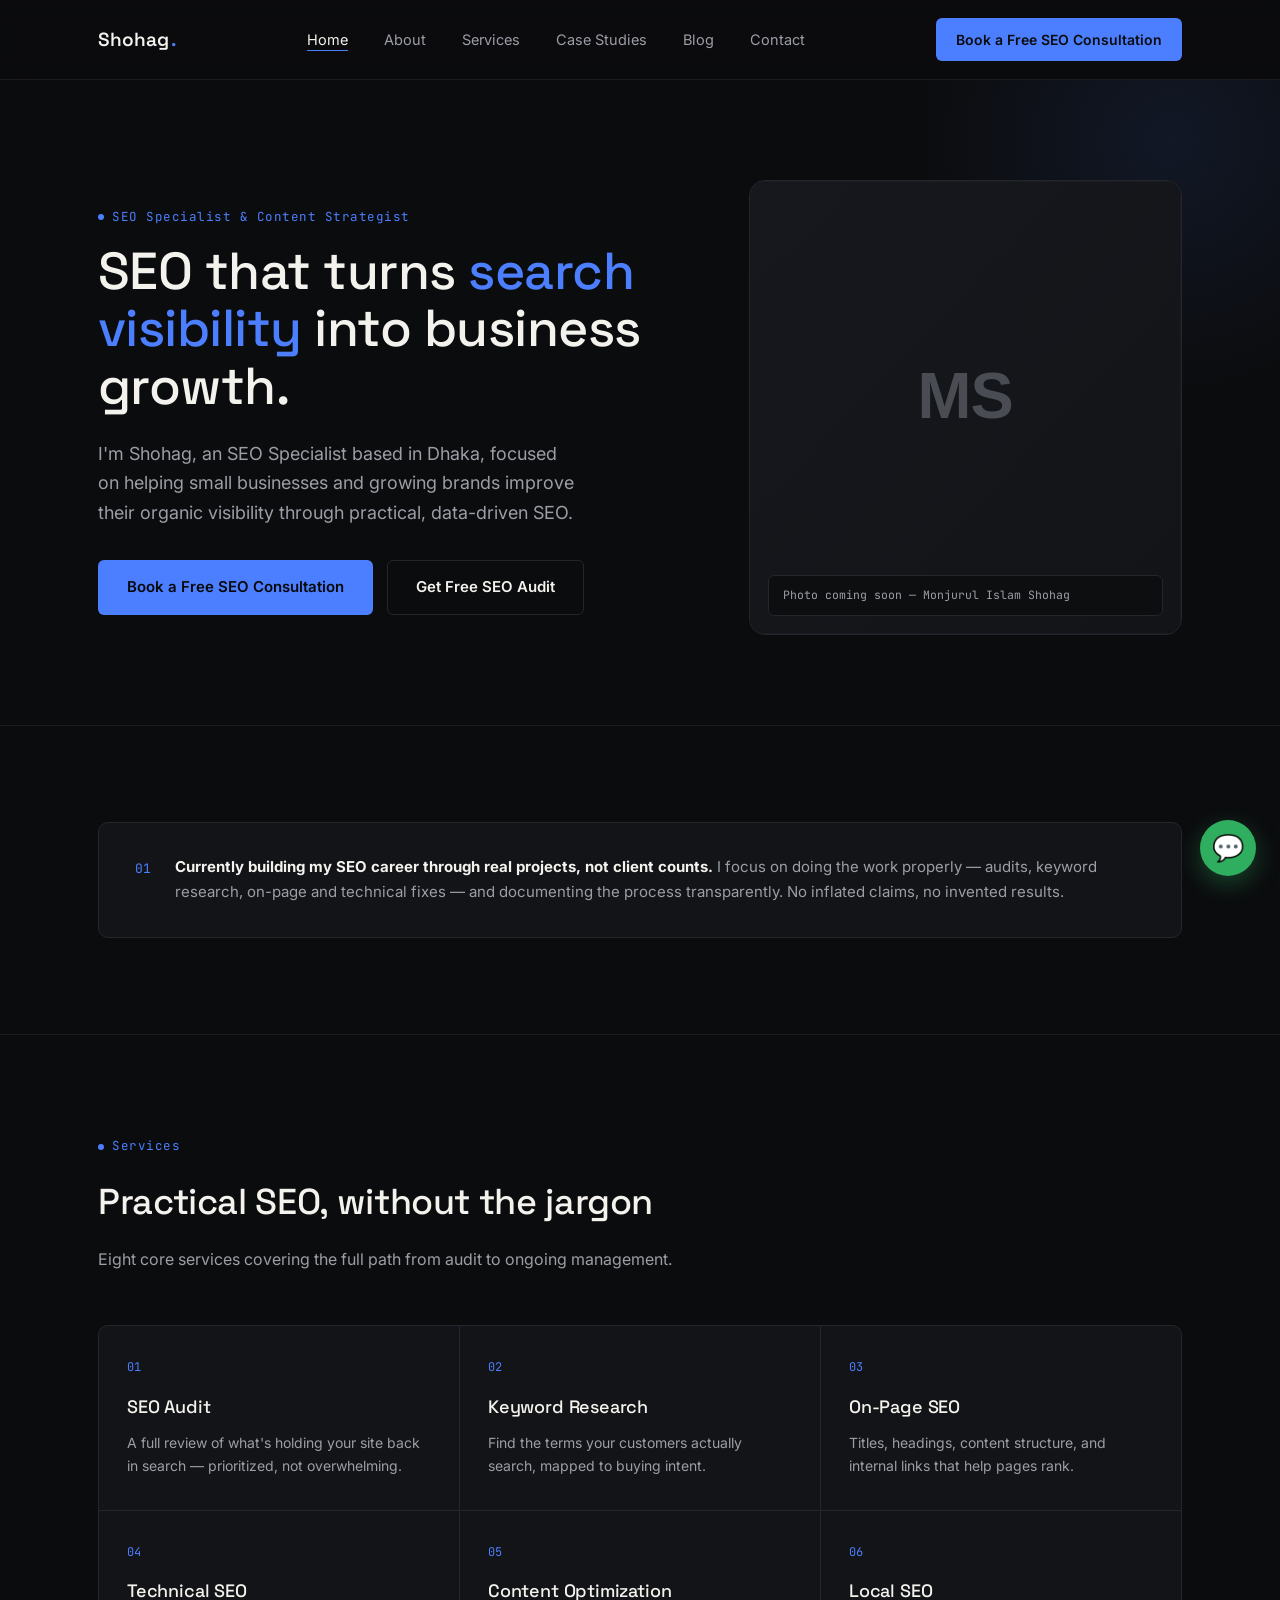
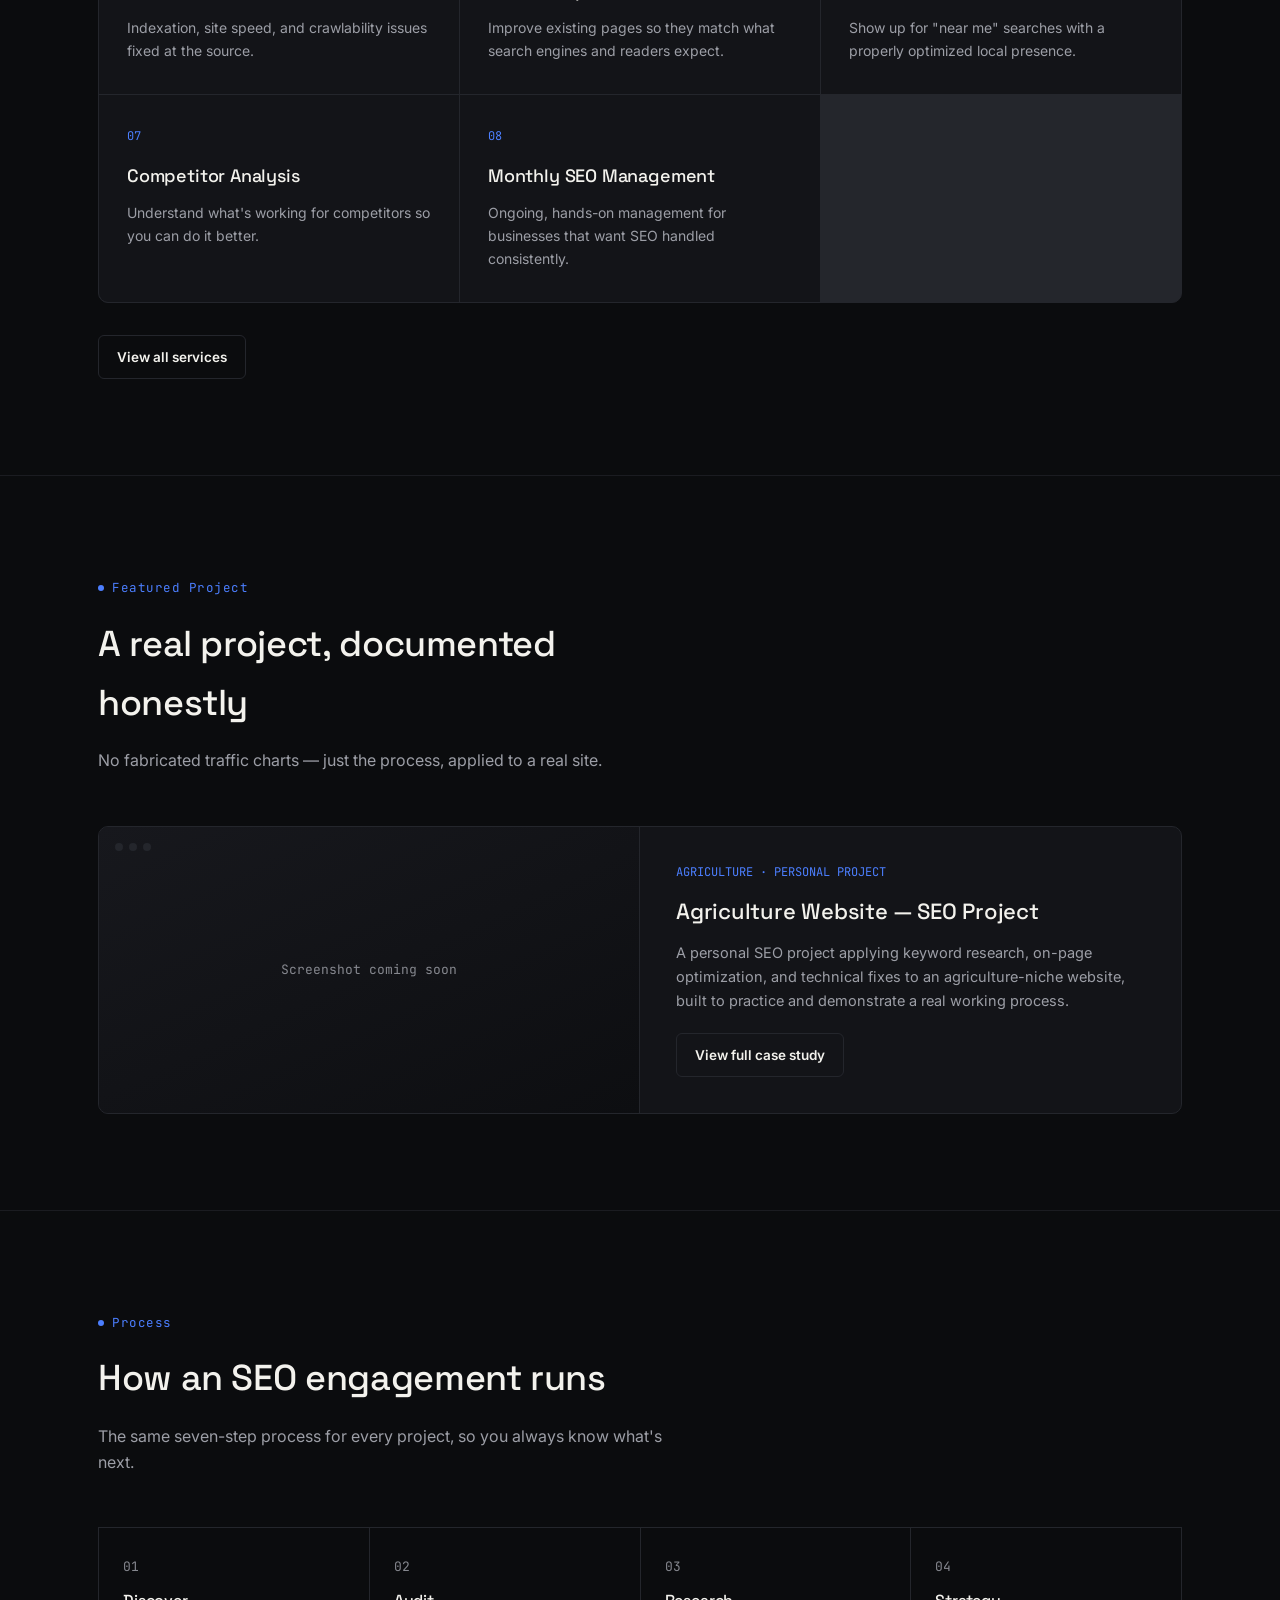
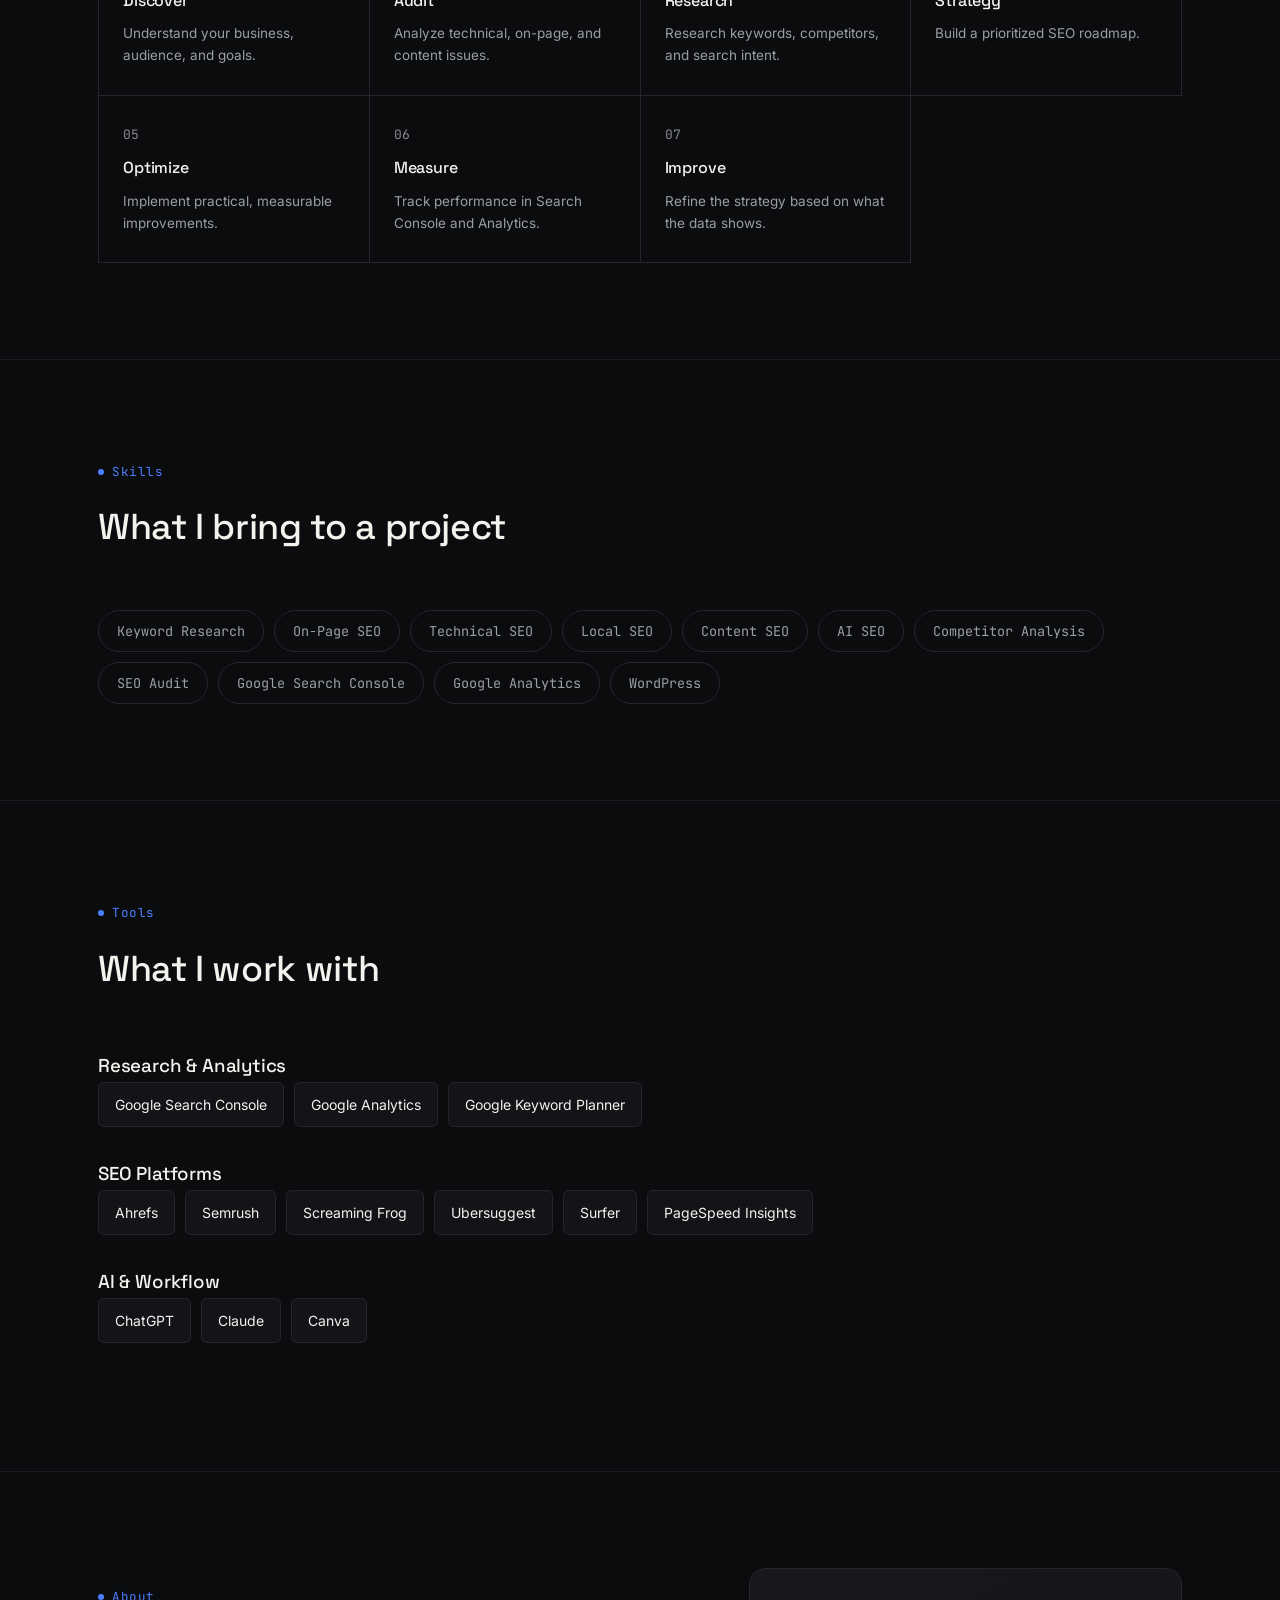
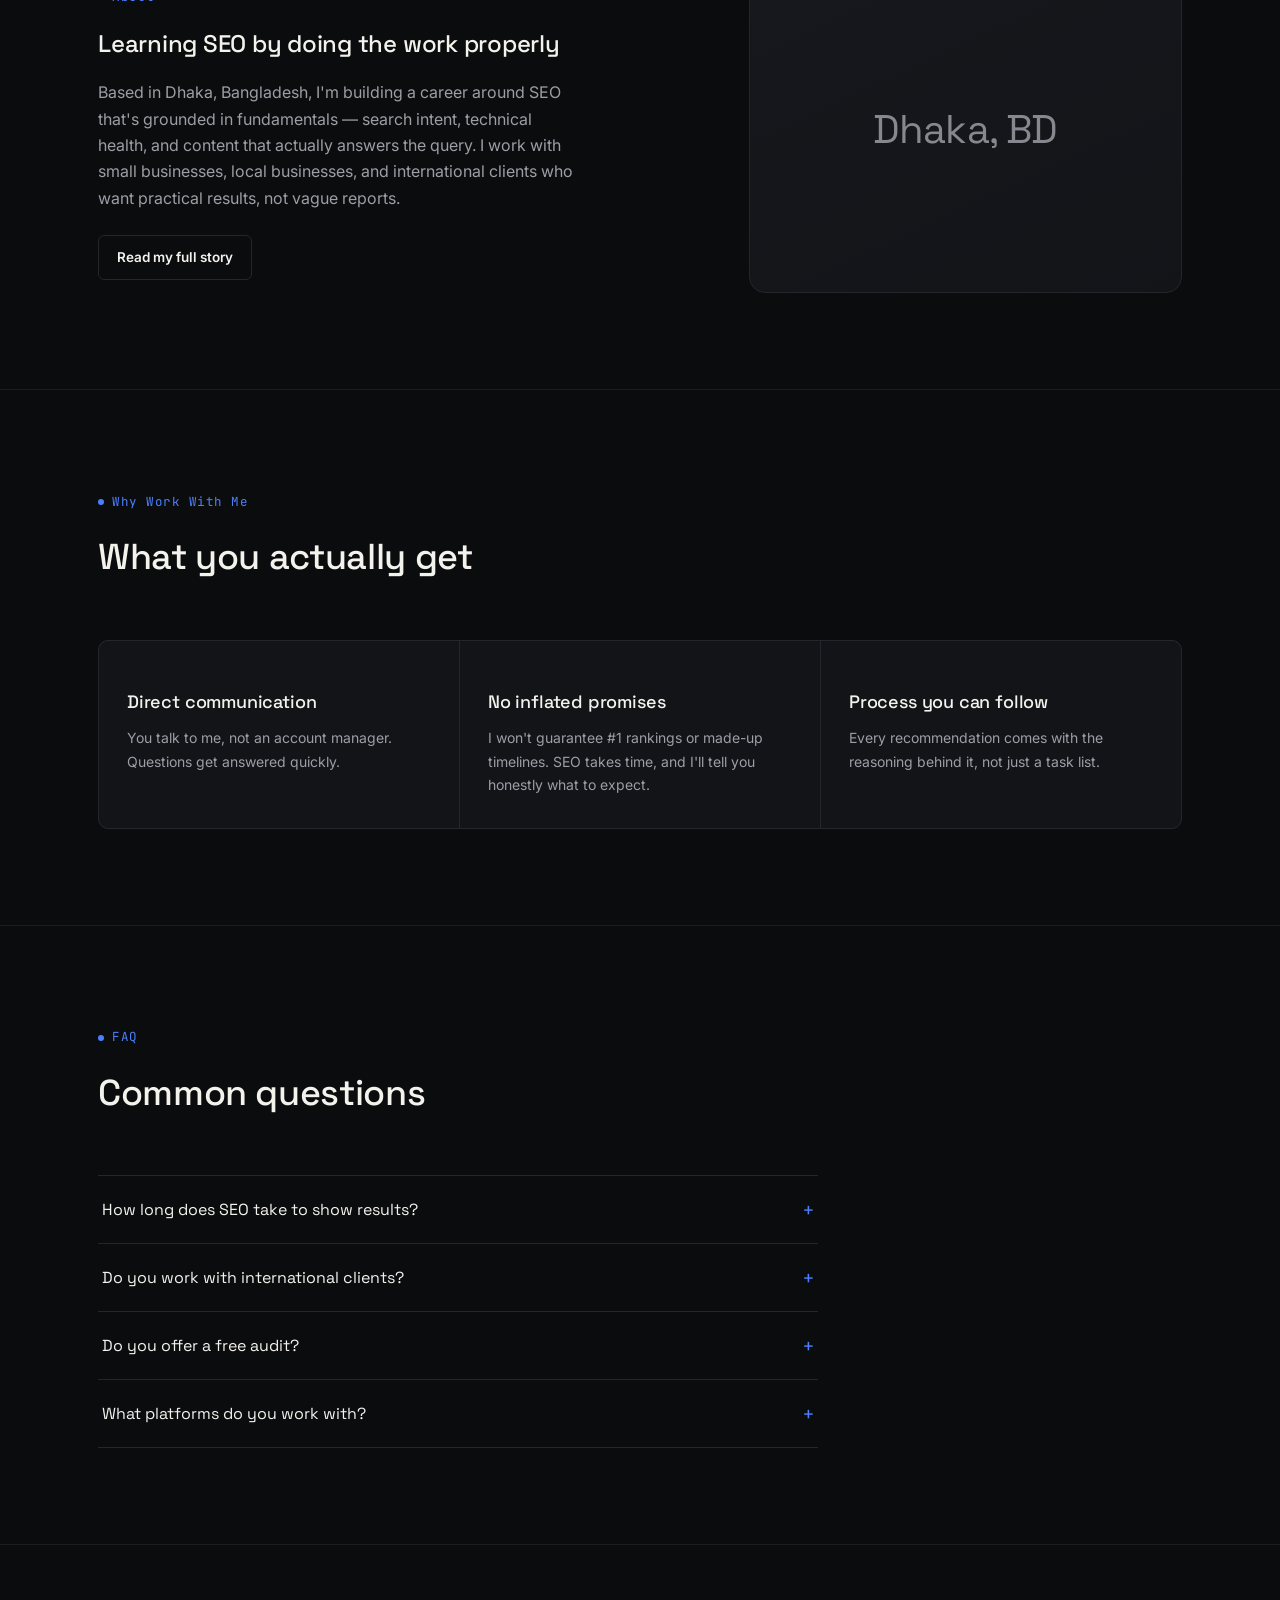
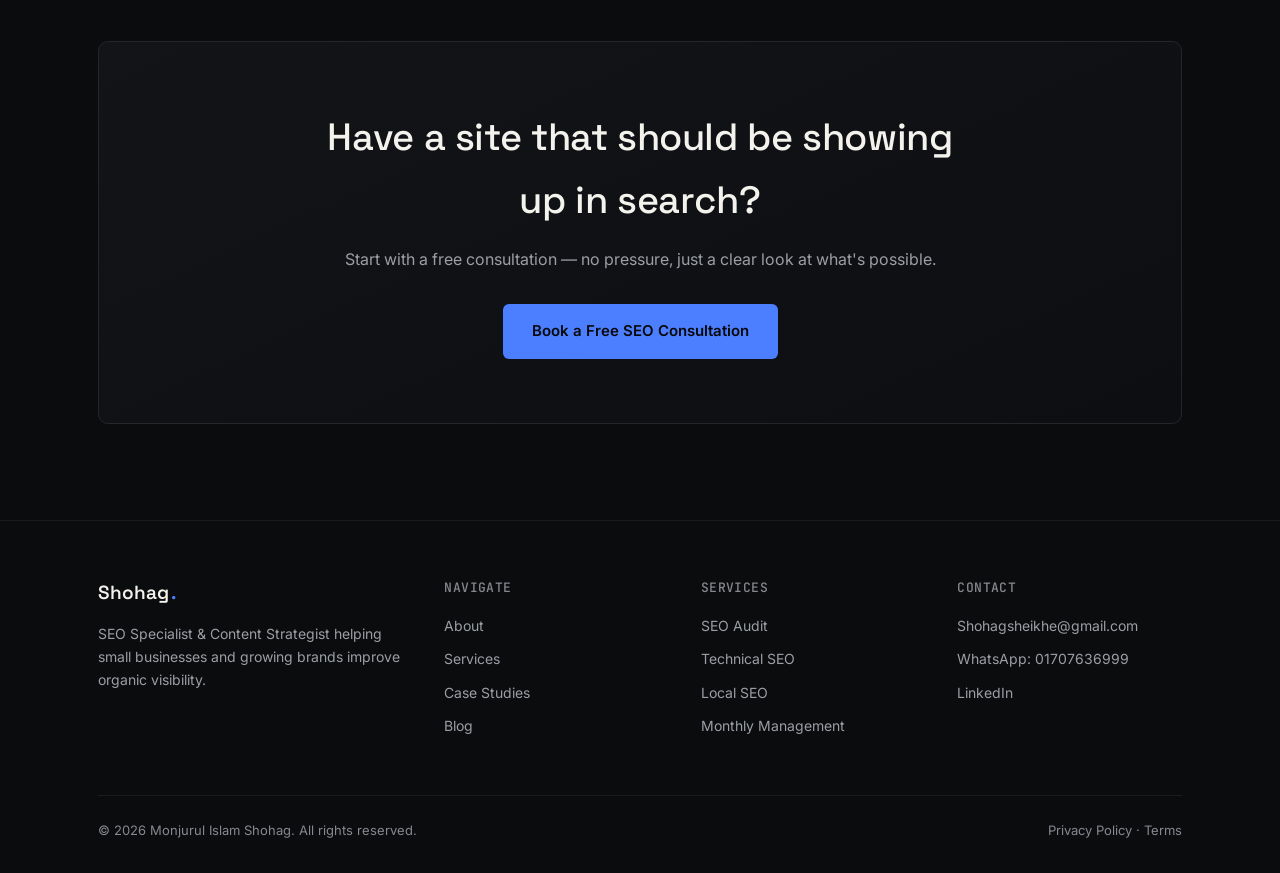
<file: index.html>
<!DOCTYPE html>
<html lang="en">
<head>
<meta charset="UTF-8">
<meta name="viewport" content="width=device-width, initial-scale=1.0">
<title>Shohag | SEO Specialist &amp; Content Strategist — Dhaka, Bangladesh</title>
<meta name="description" content="Shohag is an SEO Specialist helping small businesses and growing brands improve organic visibility through practical, data-driven SEO.">
<link rel="canonical" href="https://example.com/">
<link rel="icon" href="assets/favicon.svg" type="image/svg+xml">
<link rel="icon" href="assets/favicon-32.png" sizes="32x32" type="image/png">
<meta name="theme-color" content="#0B0C0E">
<meta name="robots" content="index, follow">
<meta property="og:url" content="https://example.com/">
<meta property="og:site_name" content="Shohag | SEO Specialist">
<meta property="og:image" content="https://example.com/assets/og-image.png">
<meta property="og:image:width" content="1200">
<meta property="og:image:height" content="630">
<meta name="twitter:image" content="https://example.com/assets/og-image.png">
<link rel="apple-touch-icon" href="assets/apple-touch-icon.png">
<meta property="og:title" content="Shohag | SEO Specialist">
<meta property="og:description" content="SEO that turns search visibility into business growth.">
<meta property="og:type" content="website">
<meta name="twitter:card" content="summary_large_image">
<meta name="twitter:title" content="Shohag | SEO Specialist &amp; Content Strategist — Dhaka, Bangladesh">
<meta name="twitter:description" content="Shohag is an SEO Specialist helping small businesses and growing brands improve organic visibility through practical, data-driven SEO.">
<link rel="preconnect" href="https://fonts.googleapis.com">
<link rel="preconnect" href="https://fonts.gstatic.com" crossorigin>
<link href="https://fonts.googleapis.com/css2?family=Space+Grotesk:wght@500;600;700&family=Inter:wght@400;500;600&family=JetBrains+Mono:wght@400;500&display=swap" rel="stylesheet">
<link rel="stylesheet" href="css/styles.css">
<script type="application/ld+json">
{
  "@context": "https://schema.org",
  "@type": "Person",
  "name": "Monjurul Islam Shohag",
  "alternateName": "Shohag",
  "jobTitle": "SEO Specialist & Content Strategist",
  "url": "https://example.com/",
  "email": "mailto:Shohagsheikhe@gmail.com",
  "sameAs": ["https://www.linkedin.com/in/shohag-sheikhe-5953952b8/"],
  "address": {"@type":"PostalAddress","addressLocality":"Dhaka","addressCountry":"BD"}
}
</script>
<script type="application/ld+json">
{
  "@context": "https://schema.org",
  "@type": "ProfessionalService",
  "name": "Shohag | SEO Specialist",
  "founder": "Monjurul Islam Shohag",
  "areaServed": ["Bangladesh", "United States", "United Kingdom"],
  "priceRange": "Contact for pricing",
  "address": {"@type":"PostalAddress","addressLocality":"Dhaka","addressCountry":"BD"},
  "email": "Shohagsheikhe@gmail.com",
  "url": "https://example.com/",
  "makesOffer": [
    {"@type":"Offer","itemOffered":{"@type":"Service","name":"SEO Audit"}},
    {"@type":"Offer","itemOffered":{"@type":"Service","name":"Keyword Research"}},
    {"@type":"Offer","itemOffered":{"@type":"Service","name":"Technical SEO"}},
    {"@type":"Offer","itemOffered":{"@type":"Service","name":"Local SEO"}},
    {"@type":"Offer","itemOffered":{"@type":"Service","name":"Monthly SEO Management"}}
  ]
}
</script>
<script type="application/ld+json">
{
  "@context": "https://schema.org",
  "@type": "WebSite",
  "name": "Shohag | SEO Specialist",
  "url": "https://example.com/"
}
</script>
</head>
<body>
<a href="#main" class="skip-link">Skip to main content</a>

<header class="site-header">
  <nav class="site-nav">
    <a href="index.html" class="brand">Shohag<span>.</span></a>
    <ul class="nav-links" id="primary-nav">
      <li><a href="index.html" class="active">Home</a></li>
      <li><a href="about.html">About</a></li>
      <li><a href="services.html">Services</a></li>
      <li><a href="case-studies.html">Case Studies</a></li>
      <li><a href="blog.html">Blog</a></li>
      <li><a href="contact.html">Contact</a></li>
    </ul>
    <a href="contact.html" class="nav-cta nav-cta-persistent">Book a Free SEO Consultation</a>
    <button class="nav-toggle" aria-label="Toggle menu" aria-expanded="false" aria-controls="primary-nav">☰</button>
  </nav>
</header>

<main id="main">

<!-- HERO -->
<section class="hero">
  <div class="wrap hero-grid">
    <div>
      <div class="eyebrow">SEO Specialist &amp; Content Strategist</div>
      <h1>SEO that turns <em>search visibility</em> into business growth.</h1>
      <p class="lead">I'm Shohag, an SEO Specialist based in Dhaka, focused on helping small businesses and growing brands improve their organic visibility through practical, data-driven SEO.</p>
      <div class="cta-row">
        <a href="contact.html" class="btn btn-primary">Book a Free SEO Consultation</a>
        <a href="contact.html#audit" class="btn btn-ghost">Get Free SEO Audit</a>
      </div>
    </div>
    <div class="portrait-frame">
      <img src="assets/profile-placeholder.svg" alt="Placeholder for Monjurul Islam Shohag's profile photo — real photo to be added" width="800" height="840" style="width:100%;height:100%;object-fit:cover;position:absolute;inset:0;" decoding="async">
      <div class="tag">Photo coming soon — Monjurul Islam Shohag</div>
    </div>
  </div>
</section>

<!-- TRUST / HONEST INTRO -->
<section class="section">
  <div class="wrap reveal">
    <div class="trust-band">
      <div class="icon">01</div>
      <p><strong>Currently building my SEO career through real projects, not client counts.</strong> I focus on doing the work properly — audits, keyword research, on-page and technical fixes — and documenting the process transparently. No inflated claims, no invented results.</p>
    </div>
  </div>
</section>

<!-- SERVICES -->
<section class="section">
  <div class="wrap">
    <div class="section-head reveal">
      <div class="eyebrow">Services</div>
      <h2>Practical SEO, without the jargon</h2>
      <p>Eight core services covering the full path from audit to ongoing management.</p>
    </div>
    <div class="services-grid reveal">
      <div class="service-card"><div class="num">01</div><h3>SEO Audit</h3><p>A full review of what's holding your site back in search — prioritized, not overwhelming.</p></div>
      <div class="service-card"><div class="num">02</div><h3>Keyword Research</h3><p>Find the terms your customers actually search, mapped to buying intent.</p></div>
      <div class="service-card"><div class="num">03</div><h3>On-Page SEO</h3><p>Titles, headings, content structure, and internal links that help pages rank.</p></div>
      <div class="service-card"><div class="num">04</div><h3>Technical SEO</h3><p>Indexation, site speed, and crawlability issues fixed at the source.</p></div>
      <div class="service-card"><div class="num">05</div><h3>Content Optimization</h3><p>Improve existing pages so they match what search engines and readers expect.</p></div>
      <div class="service-card"><div class="num">06</div><h3>Local SEO</h3><p>Show up for "near me" searches with a properly optimized local presence.</p></div>
      <div class="service-card"><div class="num">07</div><h3>Competitor Analysis</h3><p>Understand what's working for competitors so you can do it better.</p></div>
      <div class="service-card"><div class="num">08</div><h3>Monthly SEO Management</h3><p>Ongoing, hands-on management for businesses that want SEO handled consistently.</p></div>
    </div>
    <div style="margin-top:32px;"><a href="services.html" class="btn btn-ghost btn-sm">View all services</a></div>
  </div>
</section>

<!-- FEATURED CASE STUDY -->
<section class="section">
  <div class="wrap">
    <div class="section-head reveal">
      <div class="eyebrow">Featured Project</div>
      <h2>A real project, documented honestly</h2>
      <p>No fabricated traffic charts — just the process, applied to a real site.</p>
    </div>
    <div class="case-card reveal">
      <div class="preview">
        <div class="browser-dots"><span></span><span></span><span></span></div>
        <div class="preview-label">Screenshot coming soon</div>
      </div>
      <div class="content">
        <div class="meta">AGRICULTURE · PERSONAL PROJECT</div>
        <h3>Agriculture Website — SEO Project</h3>
        <p>A personal SEO project applying keyword research, on-page optimization, and technical fixes to an agriculture-niche website, built to practice and demonstrate a real working process.</p>
        <div style="margin-top:20px;"><a href="case-study-agriculture.html" class="btn btn-ghost btn-sm">View full case study</a></div>
      </div>
    </div>
  </div>
</section>

<!-- PROCESS -->
<section class="section">
  <div class="wrap">
    <div class="section-head reveal">
      <div class="eyebrow">Process</div>
      <h2>How an SEO engagement runs</h2>
      <p>The same seven-step process for every project, so you always know what's next.</p>
    </div>
    <div class="process-grid reveal">
      <div class="process-cell"><div class="step-num">01</div><h3>Discover</h3><p>Understand your business, audience, and goals.</p></div>
      <div class="process-cell"><div class="step-num">02</div><h3>Audit</h3><p>Analyze technical, on-page, and content issues.</p></div>
      <div class="process-cell"><div class="step-num">03</div><h3>Research</h3><p>Research keywords, competitors, and search intent.</p></div>
      <div class="process-cell"><div class="step-num">04</div><h3>Strategy</h3><p>Build a prioritized SEO roadmap.</p></div>
      <div class="process-cell"><div class="step-num">05</div><h3>Optimize</h3><p>Implement practical, measurable improvements.</p></div>
      <div class="process-cell"><div class="step-num">06</div><h3>Measure</h3><p>Track performance in Search Console and Analytics.</p></div>
      <div class="process-cell"><div class="step-num">07</div><h3>Improve</h3><p>Refine the strategy based on what the data shows.</p></div>
    </div>
  </div>
</section>

<!-- SKILLS -->
<section class="section">
  <div class="wrap">
    <div class="section-head reveal">
      <div class="eyebrow">Skills</div>
      <h2>What I bring to a project</h2>
    </div>
    <div class="skills-wrap reveal">
      <span class="pill">Keyword Research</span>
      <span class="pill">On-Page SEO</span>
      <span class="pill">Technical SEO</span>
      <span class="pill">Local SEO</span>
      <span class="pill">Content SEO</span>
      <span class="pill">AI SEO</span>
      <span class="pill">Competitor Analysis</span>
      <span class="pill">SEO Audit</span>
      <span class="pill">Google Search Console</span>
      <span class="pill">Google Analytics</span>
      <span class="pill">WordPress</span>
    </div>
  </div>
</section>

<!-- TOOLS -->
<section class="section">
  <div class="wrap">
    <div class="section-head reveal">
      <div class="eyebrow">Tools</div>
      <h2>What I work with</h2>
    </div>
    <div class="reveal">
      <div class="tools-cat">
        <h3>Research &amp; Analytics</h3>
        <div class="tools-row">
          <span class="tool-chip">Google Search Console</span>
          <span class="tool-chip">Google Analytics</span>
          <span class="tool-chip">Google Keyword Planner</span>
        </div>
      </div>
      <div class="tools-cat">
        <h3>SEO Platforms</h3>
        <div class="tools-row">
          <span class="tool-chip">Ahrefs</span>
          <span class="tool-chip">Semrush</span>
          <span class="tool-chip">Screaming Frog</span>
          <span class="tool-chip">Ubersuggest</span>
          <span class="tool-chip">Surfer</span>
          <span class="tool-chip">PageSpeed Insights</span>
        </div>
      </div>
      <div class="tools-cat">
        <h3>AI &amp; Workflow</h3>
        <div class="tools-row">
          <span class="tool-chip">ChatGPT</span>
          <span class="tool-chip">Claude</span>
          <span class="tool-chip">Canva</span>
        </div>
      </div>
    </div>
  </div>
</section>

<!-- ABOUT TEASER -->
<section class="section">
  <div class="wrap hero-grid" style="align-items:center;">
    <div class="reveal">
      <div class="eyebrow">About</div>
      <h2>Learning SEO by doing the work properly</h2>
      <p style="color:var(--text-muted);margin-top:16px;max-width:480px;">Based in Dhaka, Bangladesh, I'm building a career around SEO that's grounded in fundamentals — search intent, technical health, and content that actually answers the query. I work with small businesses, local businesses, and international clients who want practical results, not vague reports.</p>
      <div style="margin-top:24px;"><a href="about.html" class="btn btn-ghost btn-sm">Read my full story</a></div>
    </div>
    <div class="portrait-frame reveal" style="aspect-ratio:4/3;">
      <span class="initials" style="font-size:40px;">Dhaka, BD</span>
    </div>
  </div>
</section>

<!-- WHY WORK WITH ME -->
<section class="section">
  <div class="wrap">
    <div class="section-head reveal">
      <div class="eyebrow">Why Work With Me</div>
      <h2>What you actually get</h2>
    </div>
    <div class="services-grid reveal">
      <div class="service-card"><h3>Direct communication</h3><p>You talk to me, not an account manager. Questions get answered quickly.</p></div>
      <div class="service-card"><h3>No inflated promises</h3><p>I won't guarantee #1 rankings or made-up timelines. SEO takes time, and I'll tell you honestly what to expect.</p></div>
      <div class="service-card"><h3>Process you can follow</h3><p>Every recommendation comes with the reasoning behind it, not just a task list.</p></div>
    </div>
  </div>
</section>

<!-- FAQ -->
<section class="section">
  <div class="wrap">
    <div class="section-head reveal">
      <div class="eyebrow">FAQ</div>
      <h2>Common questions</h2>
    </div>
    <div class="reveal" style="max-width:720px;">
      <div class="faq-item">
        <button class="faq-q">How long does SEO take to show results? <span class="plus">+</span></button>
        <div class="faq-a"><p>It depends on your site's current state, competition, and niche — but meaningful movement typically takes a few months, not weeks. I'll give you a realistic estimate after the initial audit, not a generic number.</p></div>
      </div>
      <div class="faq-item">
        <button class="faq-q">Do you work with international clients? <span class="plus">+</span></button>
        <div class="faq-a"><p>Yes. I work with businesses in Bangladesh as well as the US, UK, and elsewhere. All communication and reporting is in English, over email, WhatsApp, or a scheduled call.</p></div>
      </div>
      <div class="faq-item">
        <button class="faq-q">Do you offer a free audit? <span class="plus">+</span></button>
        <div class="faq-a"><p>Yes — a free SEO audit gives you a clear view of your site's current issues and opportunities, with no obligation to continue.</p></div>
      </div>
      <div class="faq-item">
        <button class="faq-q">What platforms do you work with? <span class="plus">+</span></button>
        <div class="faq-a"><p>Most of my work is on WordPress, but the fundamentals of SEO — research, on-page structure, technical health — apply across platforms.</p></div>
      </div>
    </div>
  </div>
</section>

<!-- FINAL CTA -->
<section class="section">
  <div class="wrap reveal">
    <div class="final-cta">
      <h2>Have a site that should be showing up in search?</h2>
      <p>Start with a free consultation — no pressure, just a clear look at what's possible.</p>
      <div class="cta-row">
        <a href="contact.html" class="btn btn-primary">Book a Free SEO Consultation</a>
      </div>
    </div>
  </div>
</section>

</main>

<footer class="site-footer">
  <div class="wrap">
    <div class="footer-grid">
      <div>
        <div class="brand" style="margin-bottom:14px;">Shohag<span>.</span></div>
        <p>SEO Specialist &amp; Content Strategist helping small businesses and growing brands improve organic visibility.</p>
      </div>
      <div>
        <h4>Navigate</h4>
        <a href="about.html">About</a>
        <a href="services.html">Services</a>
        <a href="case-studies.html">Case Studies</a>
        <a href="blog.html">Blog</a>
      </div>
      <div>
        <h4>Services</h4>
        <a href="services.html#seo-audit">SEO Audit</a>
        <a href="services.html#technical-seo">Technical SEO</a>
        <a href="services.html#local-seo">Local SEO</a>
        <a href="services.html#monthly-seo-management">Monthly Management</a>
      </div>
      <div>
        <h4>Contact</h4>
        <a href="mailto:Shohagsheikhe@gmail.com">Shohagsheikhe@gmail.com</a>
        <a href="https://wa.me/8801707636999">WhatsApp: 01707636999</a>
        <a href="https://www.linkedin.com/in/shohag-sheikhe-5953952b8/" target="_blank" rel="noopener">LinkedIn</a>
      </div>
    </div>
    <div class="footer-bottom">
      <span>© 2026 Monjurul Islam Shohag. All rights reserved.</span>
      <span><a href="#">Privacy Policy</a> · <a href="#">Terms</a></span>
    </div>
  </div>
</footer>

<a href="https://wa.me/8801707636999" class="whatsapp-float" aria-label="WhatsApp Me" target="_blank" rel="noopener">💬</a>

<script src="js/main.js"></script>
</body>
</html>
</file>
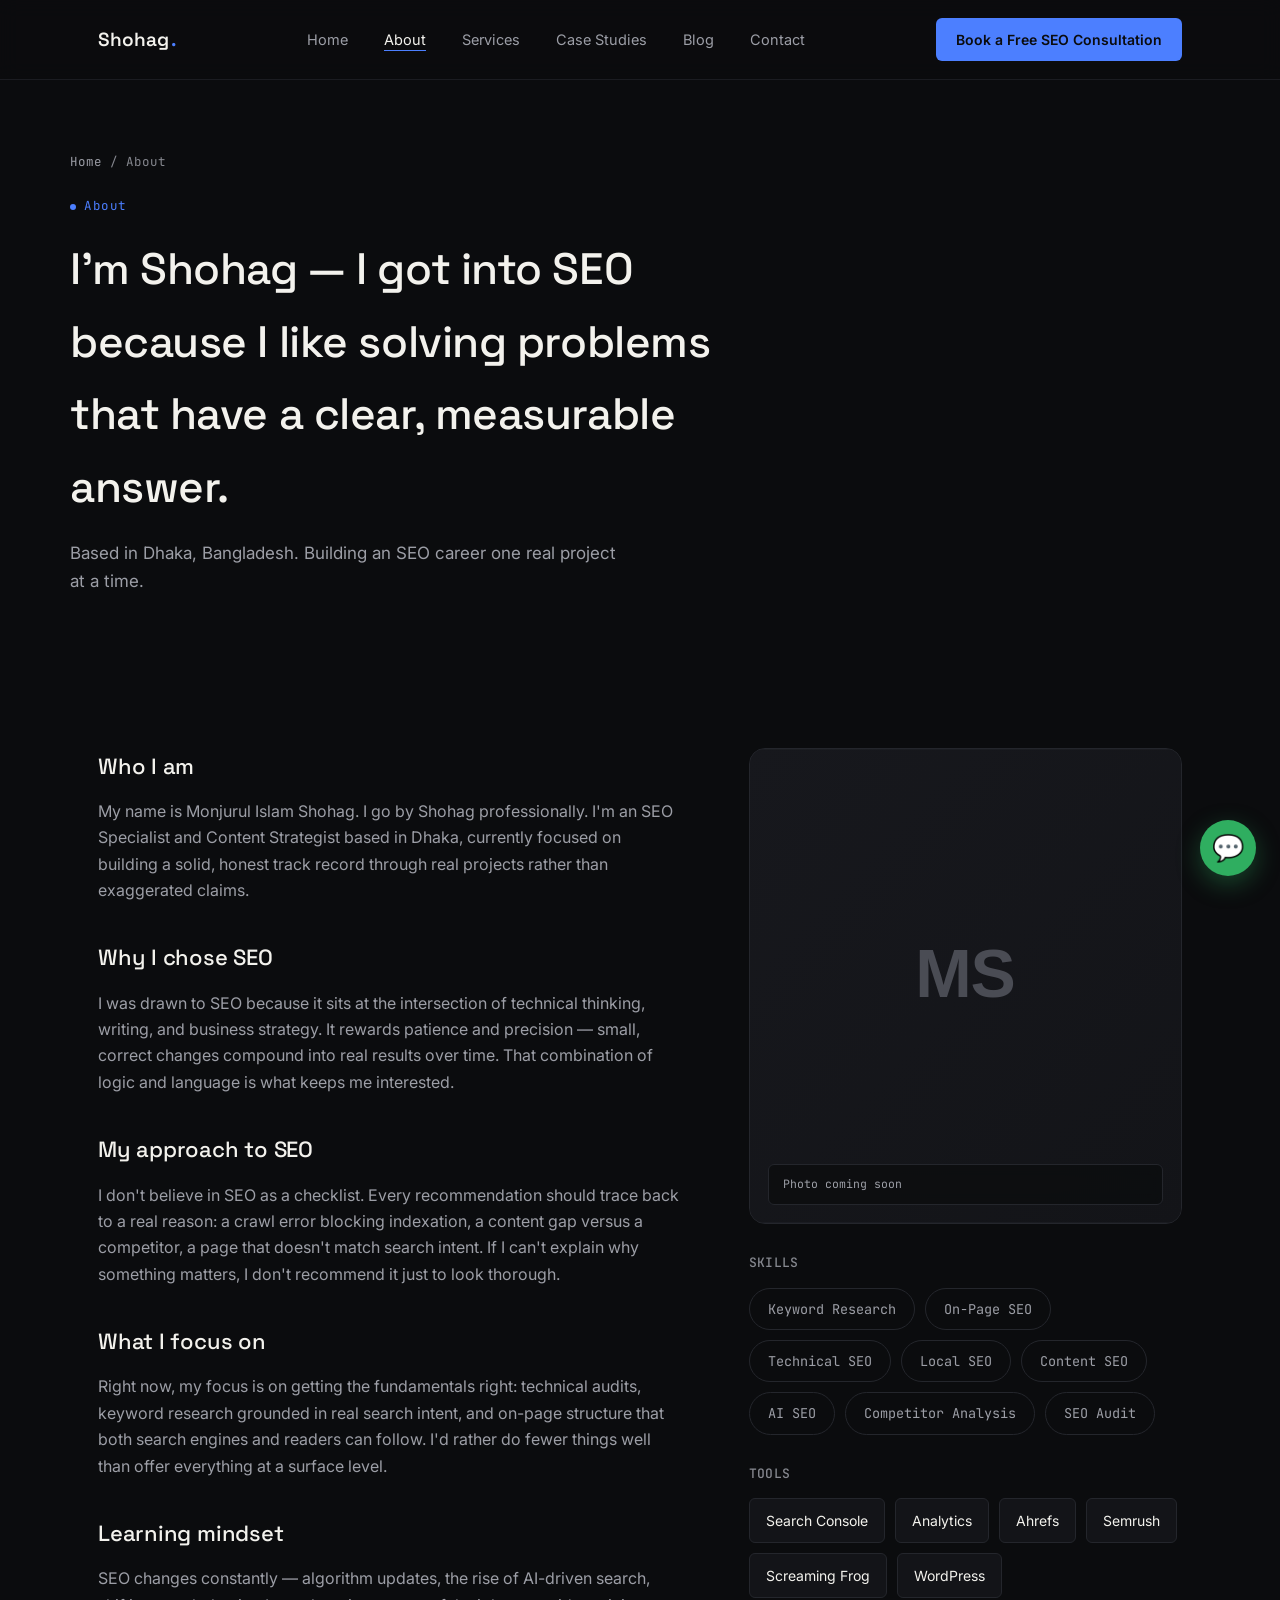
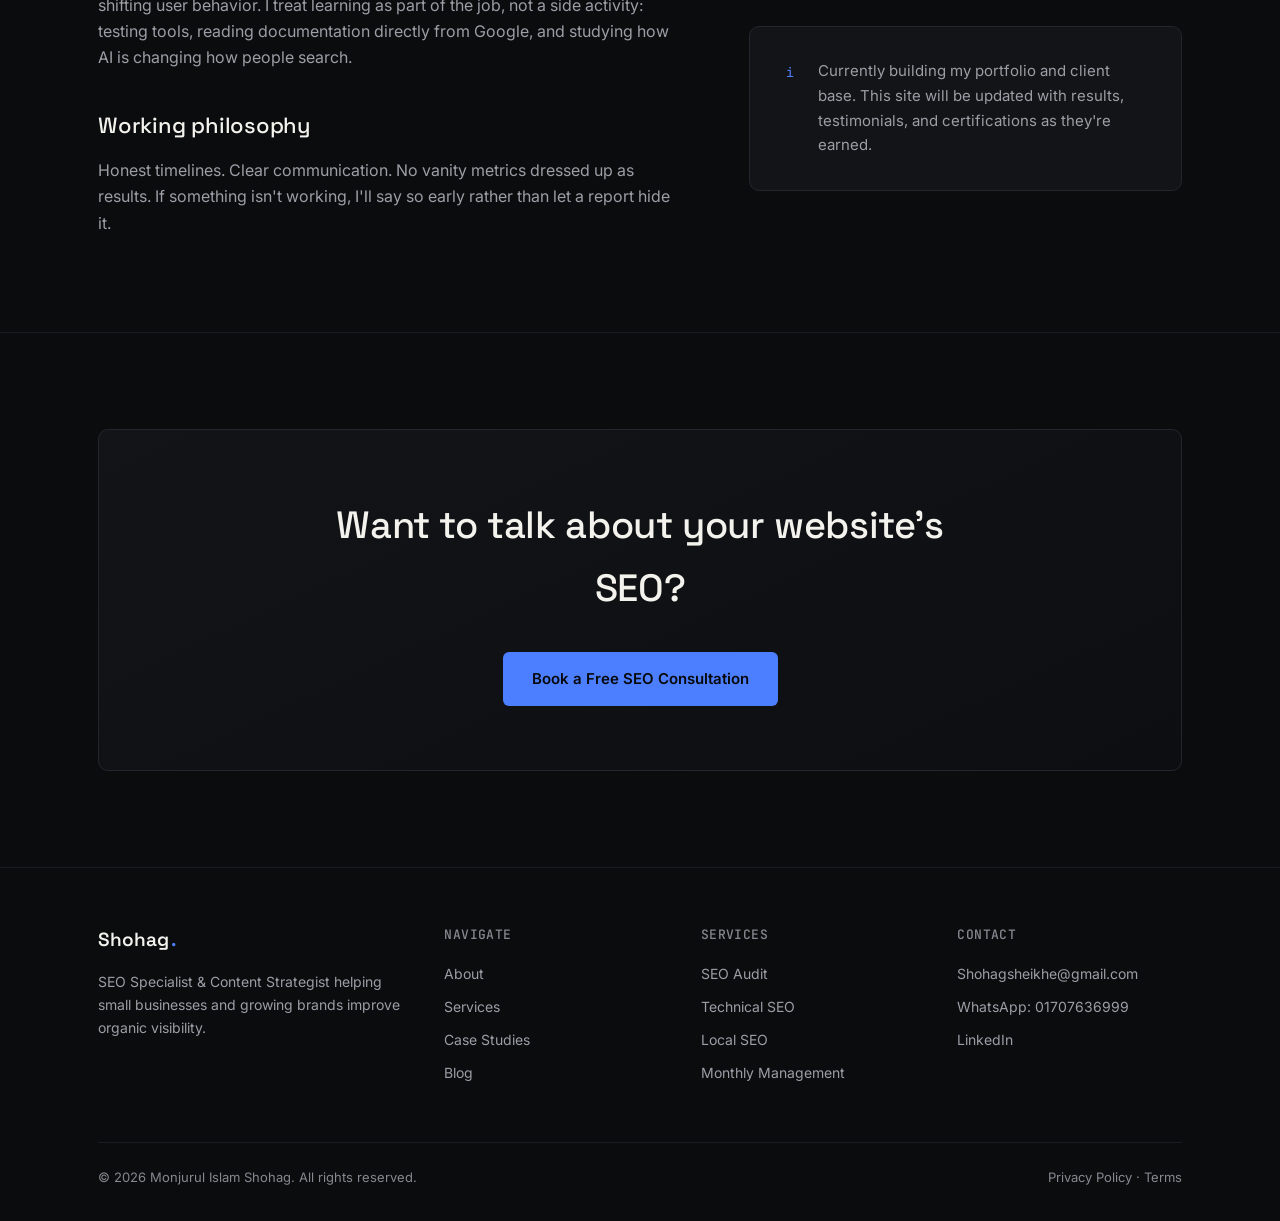
<file: about.html>
<!DOCTYPE html>
<html lang="en">
<head>
<meta charset="UTF-8">
<meta name="viewport" content="width=device-width, initial-scale=1.0">
<title>About Shohag — SEO Specialist &amp; Content Strategist</title>
<meta name="description" content="Learn about Shohag's SEO journey, approach, skills, and working philosophy.">
<link rel="canonical" href="https://example.com/about.html">
<link rel="icon" href="assets/favicon.svg" type="image/svg+xml">
<link rel="icon" href="assets/favicon-32.png" sizes="32x32" type="image/png">
<meta name="theme-color" content="#0B0C0E">
<meta name="robots" content="index, follow">
<meta property="og:url" content="https://example.com/about.html">
<meta property="og:site_name" content="Shohag | SEO Specialist">
<meta property="og:image" content="https://example.com/assets/og-image.png">
<meta property="og:image:width" content="1200">
<meta property="og:image:height" content="630">
<meta name="twitter:image" content="https://example.com/assets/og-image.png">
<link rel="apple-touch-icon" href="assets/apple-touch-icon.png">
<meta property="og:title" content="About Shohag — SEO Specialist & Content Strategist">
<meta property="og:description" content="Learn about Shohag's SEO journey, approach, skills, and working philosophy.">
<meta property="og:type" content="website">
<link rel="preconnect" href="https://fonts.googleapis.com">
<link rel="preconnect" href="https://fonts.gstatic.com" crossorigin>
<link href="https://fonts.googleapis.com/css2?family=Space+Grotesk:wght@500;600;700&family=Inter:wght@400;500;600&family=JetBrains+Mono:wght@400;500&display=swap" rel="stylesheet">
<link rel="stylesheet" href="css/styles.css">
<script type="application/ld+json">
{
  "@context": "https://schema.org",
  "@type": "BreadcrumbList",
  "itemListElement": [
    {
      "@type": "ListItem",
      "position": 1,
      "name": "Home",
      "item": "https://example.com/"
    },
    {
      "@type": "ListItem",
      "position": 2,
      "name": "About",
      "item": "https://example.com/about.html"
    }
  ]
}
</script>
</head>
<body>
<a href="#main" class="skip-link">Skip to main content</a>

<header class="site-header">
  <nav class="site-nav">
    <a href="index.html" class="brand">Shohag<span>.</span></a>
    <ul class="nav-links" id="primary-nav">
      <li><a href="index.html">Home</a></li>
      <li><a href="about.html" class="active">About</a></li>
      <li><a href="services.html">Services</a></li>
      <li><a href="case-studies.html">Case Studies</a></li>
      <li><a href="blog.html">Blog</a></li>
      <li><a href="contact.html">Contact</a></li>
    </ul>
    <a href="contact.html" class="nav-cta nav-cta-persistent">Book a Free SEO Consultation</a>
    <button class="nav-toggle" aria-label="Toggle menu" aria-expanded="false" aria-controls="primary-nav">☰</button>
  </nav>
</header>

<main id="main">

<section class="page-hero wrap">
  <div class="breadcrumb"><a href="index.html">Home</a> / About</div>
  <div class="eyebrow">About</div>
  <h1>I'm Shohag — I got into SEO because I like solving problems that have a clear, measurable answer.</h1>
  <p class="lead">Based in Dhaka, Bangladesh. Building an SEO career one real project at a time.</p>
</section>

<section class="section" style="border-top:none;">
  <div class="wrap hero-grid" style="align-items:start;">
    <div class="reveal">
      <h2 style="font-size:22px;margin-bottom:14px;">Who I am</h2>
      <p style="color:var(--text-muted);">My name is Monjurul Islam Shohag. I go by Shohag professionally. I'm an SEO Specialist and Content Strategist based in Dhaka, currently focused on building a solid, honest track record through real projects rather than exaggerated claims.</p>

      <h2 style="font-size:22px;margin:36px 0 14px;">Why I chose SEO</h2>
      <p style="color:var(--text-muted);">I was drawn to SEO because it sits at the intersection of technical thinking, writing, and business strategy. It rewards patience and precision — small, correct changes compound into real results over time. That combination of logic and language is what keeps me interested.</p>

      <h2 style="font-size:22px;margin:36px 0 14px;">My approach to SEO</h2>
      <p style="color:var(--text-muted);">I don't believe in SEO as a checklist. Every recommendation should trace back to a real reason: a crawl error blocking indexation, a content gap versus a competitor, a page that doesn't match search intent. If I can't explain why something matters, I don't recommend it just to look thorough.</p>

      <h2 style="font-size:22px;margin:36px 0 14px;">What I focus on</h2>
      <p style="color:var(--text-muted);">Right now, my focus is on getting the fundamentals right: technical audits, keyword research grounded in real search intent, and on-page structure that both search engines and readers can follow. I'd rather do fewer things well than offer everything at a surface level.</p>

      <h2 style="font-size:22px;margin:36px 0 14px;">Learning mindset</h2>
      <p style="color:var(--text-muted);">SEO changes constantly — algorithm updates, the rise of AI-driven search, shifting user behavior. I treat learning as part of the job, not a side activity: testing tools, reading documentation directly from Google, and studying how AI is changing how people search.</p>

      <h2 style="font-size:22px;margin:36px 0 14px;">Working philosophy</h2>
      <p style="color:var(--text-muted);">Honest timelines. Clear communication. No vanity metrics dressed up as results. If something isn't working, I'll say so early rather than let a report hide it.</p>
    </div>

    <div class="reveal">
      <div class="portrait-frame" style="aspect-ratio:1/1.1;">
        <img src="assets/profile-placeholder.svg" alt="Placeholder for Monjurul Islam Shohag's profile photo — real photo to be added" width="800" height="880" style="width:100%;height:100%;object-fit:cover;position:absolute;inset:0;" loading="lazy" decoding="async">
        <div class="tag">Photo coming soon</div>
      </div>

      <div style="margin-top:28px;">
        <h3 style="font-family:var(--font-mono);font-size:13px;color:var(--text-faint);text-transform:uppercase;letter-spacing:.03em;margin-bottom:14px;">Skills</h3>
        <div class="skills-wrap">
          <span class="pill">Keyword Research</span>
          <span class="pill">On-Page SEO</span>
          <span class="pill">Technical SEO</span>
          <span class="pill">Local SEO</span>
          <span class="pill">Content SEO</span>
          <span class="pill">AI SEO</span>
          <span class="pill">Competitor Analysis</span>
          <span class="pill">SEO Audit</span>
        </div>
      </div>

      <div style="margin-top:28px;">
        <h3 style="font-family:var(--font-mono);font-size:13px;color:var(--text-faint);text-transform:uppercase;letter-spacing:.03em;margin-bottom:14px;">Tools</h3>
        <div class="tools-row">
          <span class="tool-chip">Search Console</span>
          <span class="tool-chip">Analytics</span>
          <span class="tool-chip">Ahrefs</span>
          <span class="tool-chip">Semrush</span>
          <span class="tool-chip">Screaming Frog</span>
          <span class="tool-chip">WordPress</span>
        </div>
      </div>

      <div class="trust-band" style="margin-top:28px;">
        <div class="icon">i</div>
        <p>Currently building my portfolio and client base. This site will be updated with results, testimonials, and certifications as they're earned.</p>
      </div>
    </div>
  </div>
</section>

<section class="section">
  <div class="wrap reveal">
    <div class="final-cta">
      <h2>Want to talk about your website's SEO?</h2>
      <div class="cta-row">
        <a href="contact.html" class="btn btn-primary">Book a Free SEO Consultation</a>
      </div>
    </div>
  </div>
</section>

</main>

<footer class="site-footer">
  <div class="wrap">
    <div class="footer-grid">
      <div>
        <div class="brand" style="margin-bottom:14px;">Shohag<span>.</span></div>
        <p>SEO Specialist &amp; Content Strategist helping small businesses and growing brands improve organic visibility.</p>
      </div>
      <div>
        <h4>Navigate</h4>
        <a href="about.html">About</a>
        <a href="services.html">Services</a>
        <a href="case-studies.html">Case Studies</a>
        <a href="blog.html">Blog</a>
      </div>
      <div>
        <h4>Services</h4>
        <a href="services.html#seo-audit">SEO Audit</a>
        <a href="services.html#technical-seo">Technical SEO</a>
        <a href="services.html#local-seo">Local SEO</a>
        <a href="services.html#monthly-seo-management">Monthly Management</a>
      </div>
      <div>
        <h4>Contact</h4>
        <a href="mailto:Shohagsheikhe@gmail.com">Shohagsheikhe@gmail.com</a>
        <a href="https://wa.me/8801707636999">WhatsApp: 01707636999</a>
        <a href="https://www.linkedin.com/in/shohag-sheikhe-5953952b8/" target="_blank" rel="noopener">LinkedIn</a>
      </div>
    </div>
    <div class="footer-bottom">
      <span>© 2026 Monjurul Islam Shohag. All rights reserved.</span>
      <span><a href="#">Privacy Policy</a> · <a href="#">Terms</a></span>
    </div>
  </div>
</footer>

<a href="https://wa.me/8801707636999" class="whatsapp-float" aria-label="WhatsApp Me" target="_blank" rel="noopener">💬</a>
<script src="js/main.js"></script>
</body>
</html>
</file>
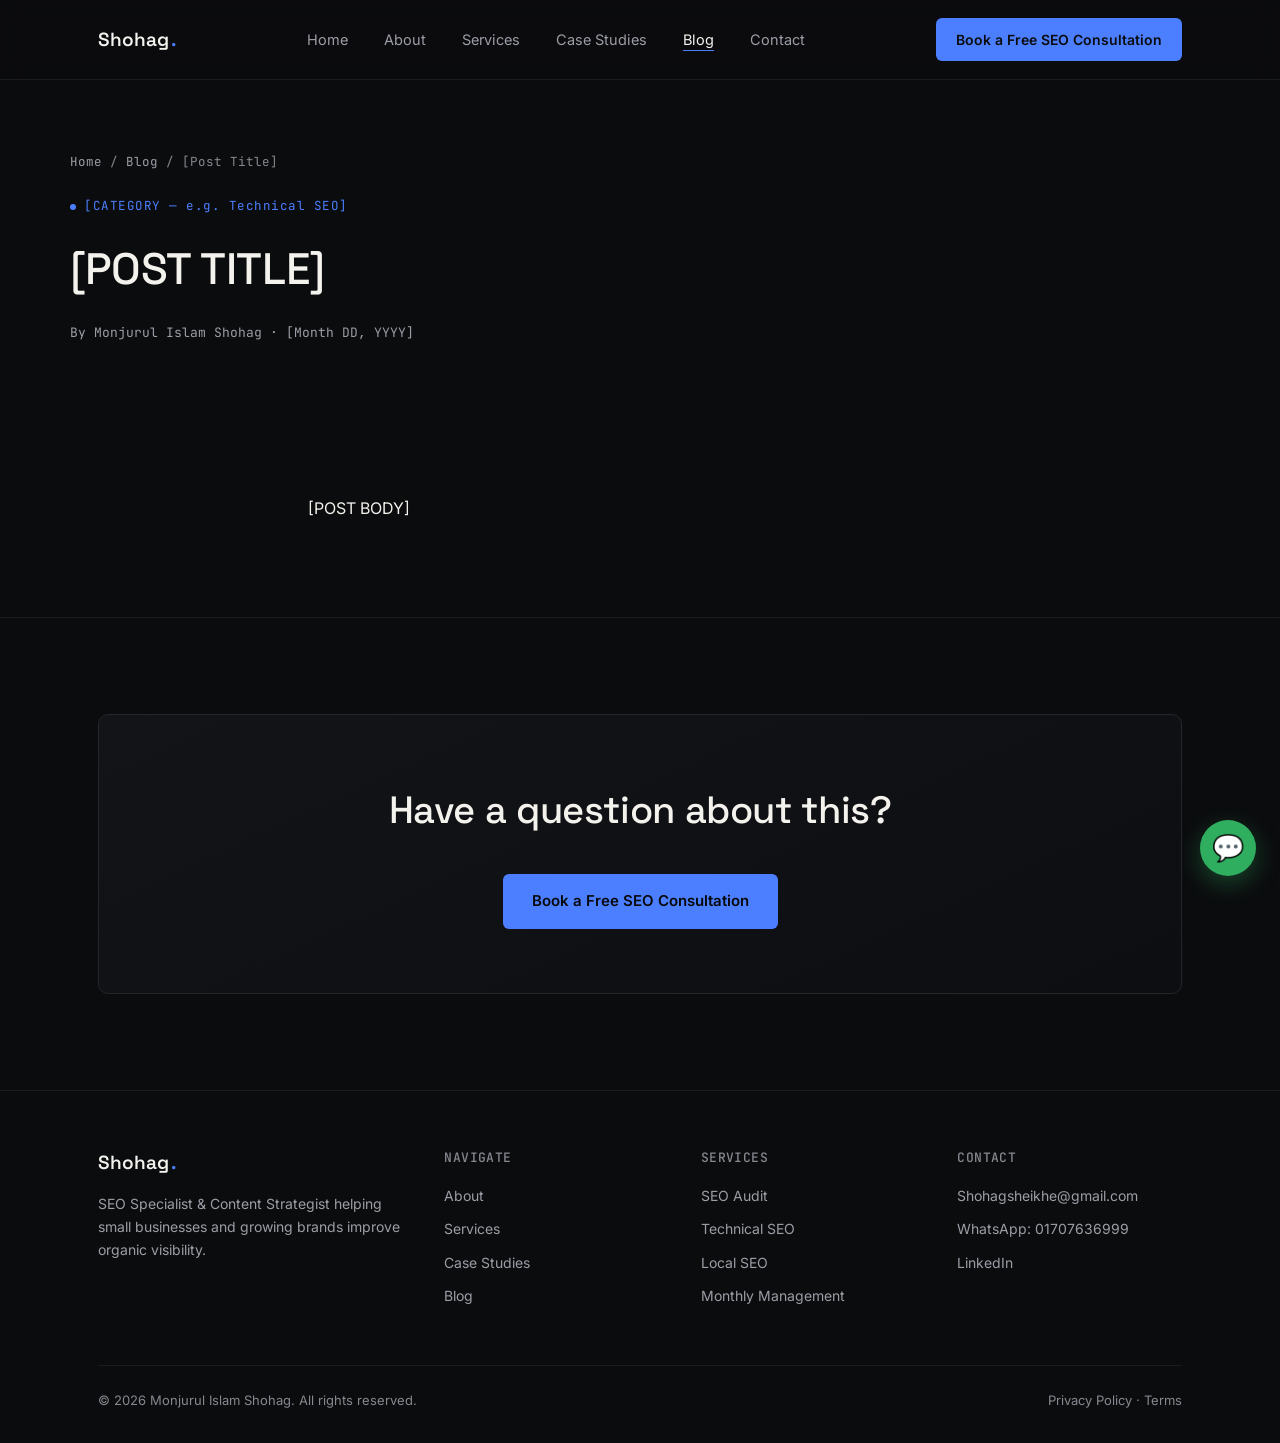
<file: blog-post-template.html>
<!--
  BLOG POST TEMPLATE — not a real article, not linked in navigation.
  Copy this file when you publish a real post. Suggested filename convention:
  blog/[category]-[keyword-slug].html  e.g. blog/technical-seo-crawl-budget-checklist.html

  Replace every [PLACEHOLDER] before publishing. Remove this comment block.
-->
<!DOCTYPE html>
<html lang="en">
<head>
<meta charset="UTF-8">
<meta name="viewport" content="width=device-width, initial-scale=1.0">
<meta name="robots" content="noindex, nofollow">
<!-- This is a TEMPLATE, not a real page. The noindex above is intentional and
     must be removed once you copy this file and fill in a real article. -->

<!-- Unique, specific title — under ~60 chars, include primary keyword -->
<title>[POST TITLE] — Shohag | SEO Specialist</title>

<!-- Unique meta description — under ~155 chars, written for the searcher, not stuffed with keywords -->
<meta name="description" content="[ONE- TO TWO-SENTENCE SUMMARY OF THE POST]">

<!-- Canonical: must match the real published URL once deployed -->
<link rel="canonical" href="https://example.com/blog/[post-slug].html">

<link rel="icon" href="../assets/favicon.svg" type="image/svg+xml">
<link rel="icon" href="../assets/favicon-32.png" sizes="32x32" type="image/png">
<link rel="apple-touch-icon" href="../assets/apple-touch-icon.png">
<meta name="theme-color" content="#0B0C0E">

<meta property="og:type" content="article">
<meta property="og:title" content="[POST TITLE]">
<meta property="og:description" content="[SAME AS META DESCRIPTION]">
<!-- og:image is required for a good social preview — add a real image before publishing -->
<meta property="og:image" content="https://example.com/[OG-IMAGE-PATH].jpg">
<meta name="twitter:card" content="summary_large_image">
<meta name="twitter:title" content="[POST TITLE]">
<meta name="twitter:description" content="[SAME AS META DESCRIPTION]">

<link rel="preconnect" href="https://fonts.googleapis.com">
<link rel="preconnect" href="https://fonts.gstatic.com" crossorigin>
<link href="https://fonts.googleapis.com/css2?family=Space+Grotesk:wght@500;600;700&family=Inter:wght@400;500;600&family=JetBrains+Mono:wght@400;500&display=swap" rel="stylesheet">
<link rel="stylesheet" href="../css/styles.css">

<!-- BreadcrumbList — update the post name/URL -->
<script type="application/ld+json">
{
  "@context": "https://schema.org",
  "@type": "BreadcrumbList",
  "itemListElement": [
    {"@type":"ListItem","position":1,"name":"Home","item":"https://example.com/"},
    {"@type":"ListItem","position":2,"name":"Blog","item":"https://example.com/blog.html"},
    {"@type":"ListItem","position":3,"name":"[POST TITLE]","item":"https://example.com/blog/[post-slug].html"}
  ]
}
</script>

<!-- Article schema — every field here should be true. Do not fabricate datePublished or wordCount. -->
<script type="application/ld+json">
{
  "@context": "https://schema.org",
  "@type": "Article",
  "headline": "[POST TITLE]",
  "description": "[SAME AS META DESCRIPTION]",
  "author": {"@type": "Person", "name": "Monjurul Islam Shohag"},
  "datePublished": "[YYYY-MM-DD — set on the day you actually publish]",
  "dateModified": "[YYYY-MM-DD — update only when you actually edit it]",
  "mainEntityOfPage": "https://example.com/blog/[post-slug].html"
}
</script>
</head>
<body>
<a href="#main" class="skip-link">Skip to main content</a>

<header class="site-header">
  <nav class="site-nav">
    <a href="../index.html" class="brand">Shohag<span>.</span></a>
    <ul class="nav-links" id="primary-nav">
      <li><a href="../index.html">Home</a></li>
      <li><a href="../about.html">About</a></li>
      <li><a href="../services.html">Services</a></li>
      <li><a href="../case-studies.html">Case Studies</a></li>
      <li><a href="../blog.html" class="active">Blog</a></li>
      <li><a href="../contact.html">Contact</a></li>
    </ul>
    <a href="../contact.html" class="nav-cta nav-cta-persistent">Book a Free SEO Consultation</a>
    <button class="nav-toggle" aria-label="Toggle menu" aria-expanded="false" aria-controls="primary-nav">☰</button>
  </nav>
</header>

<main id="main">
<section class="page-hero wrap">
  <div class="breadcrumb"><a href="../index.html">Home</a> / <a href="../blog.html">Blog</a> / [Post Title]</div>
  <div class="eyebrow">[CATEGORY — e.g. Technical SEO]</div>
  <h1>[POST TITLE]</h1>
  <p class="lead" style="font-family:var(--font-mono);font-size:13px;">
    By Monjurul Islam Shohag &middot; <time datetime="[YYYY-MM-DD]">[Month DD, YYYY]</time>
  </p>
</section>

<section class="section" style="border-top:none;">
  <div class="wrap" style="max-width:720px;">
    <!--
      Write the actual post here using h2/h3 for subheadings.
      Keep paragraphs short. Link internally to relevant service or case study pages
      where genuinely useful for the reader — that's real internal linking, not stuffing.
    -->
    <p>[POST BODY]</p>
  </div>
</section>

<section class="section">
  <div class="wrap reveal">
    <div class="final-cta">
      <h2>Have a question about this?</h2>
      <div class="cta-row">
        <a href="../contact.html" class="btn btn-primary">Book a Free SEO Consultation</a>
      </div>
    </div>
  </div>
</section>
</main>

<footer class="site-footer">
  <div class="wrap">
    <div class="footer-grid">
      <div>
        <div class="brand" style="margin-bottom:14px;">Shohag<span>.</span></div>
        <p>SEO Specialist &amp; Content Strategist helping small businesses and growing brands improve organic visibility.</p>
      </div>
      <div>
        <h4>Navigate</h4>
        <a href="../about.html">About</a>
        <a href="../services.html">Services</a>
        <a href="../case-studies.html">Case Studies</a>
        <a href="../blog.html">Blog</a>
      </div>
      <div>
        <h4>Services</h4>
        <a href="../services.html#seo-audit">SEO Audit</a>
        <a href="../services.html#technical-seo">Technical SEO</a>
        <a href="../services.html#local-seo">Local SEO</a>
        <a href="../services.html#monthly-seo-management">Monthly Management</a>
      </div>
      <div>
        <h4>Contact</h4>
        <a href="mailto:Shohagsheikhe@gmail.com">Shohagsheikhe@gmail.com</a>
        <a href="https://wa.me/8801707636999">WhatsApp: 01707636999</a>
        <a href="https://www.linkedin.com/in/shohag-sheikhe-5953952b8/" target="_blank" rel="noopener">LinkedIn</a>
      </div>
    </div>
    <div class="footer-bottom">
      <span>© 2026 Monjurul Islam Shohag. All rights reserved.</span>
      <span><a href="#">Privacy Policy</a> · <a href="#">Terms</a></span>
    </div>
  </div>
</footer>

<a href="https://wa.me/8801707636999" class="whatsapp-float" aria-label="WhatsApp Me" target="_blank" rel="noopener">💬</a>
<script src="../js/main.js"></script>
</body>
</html>
</file>
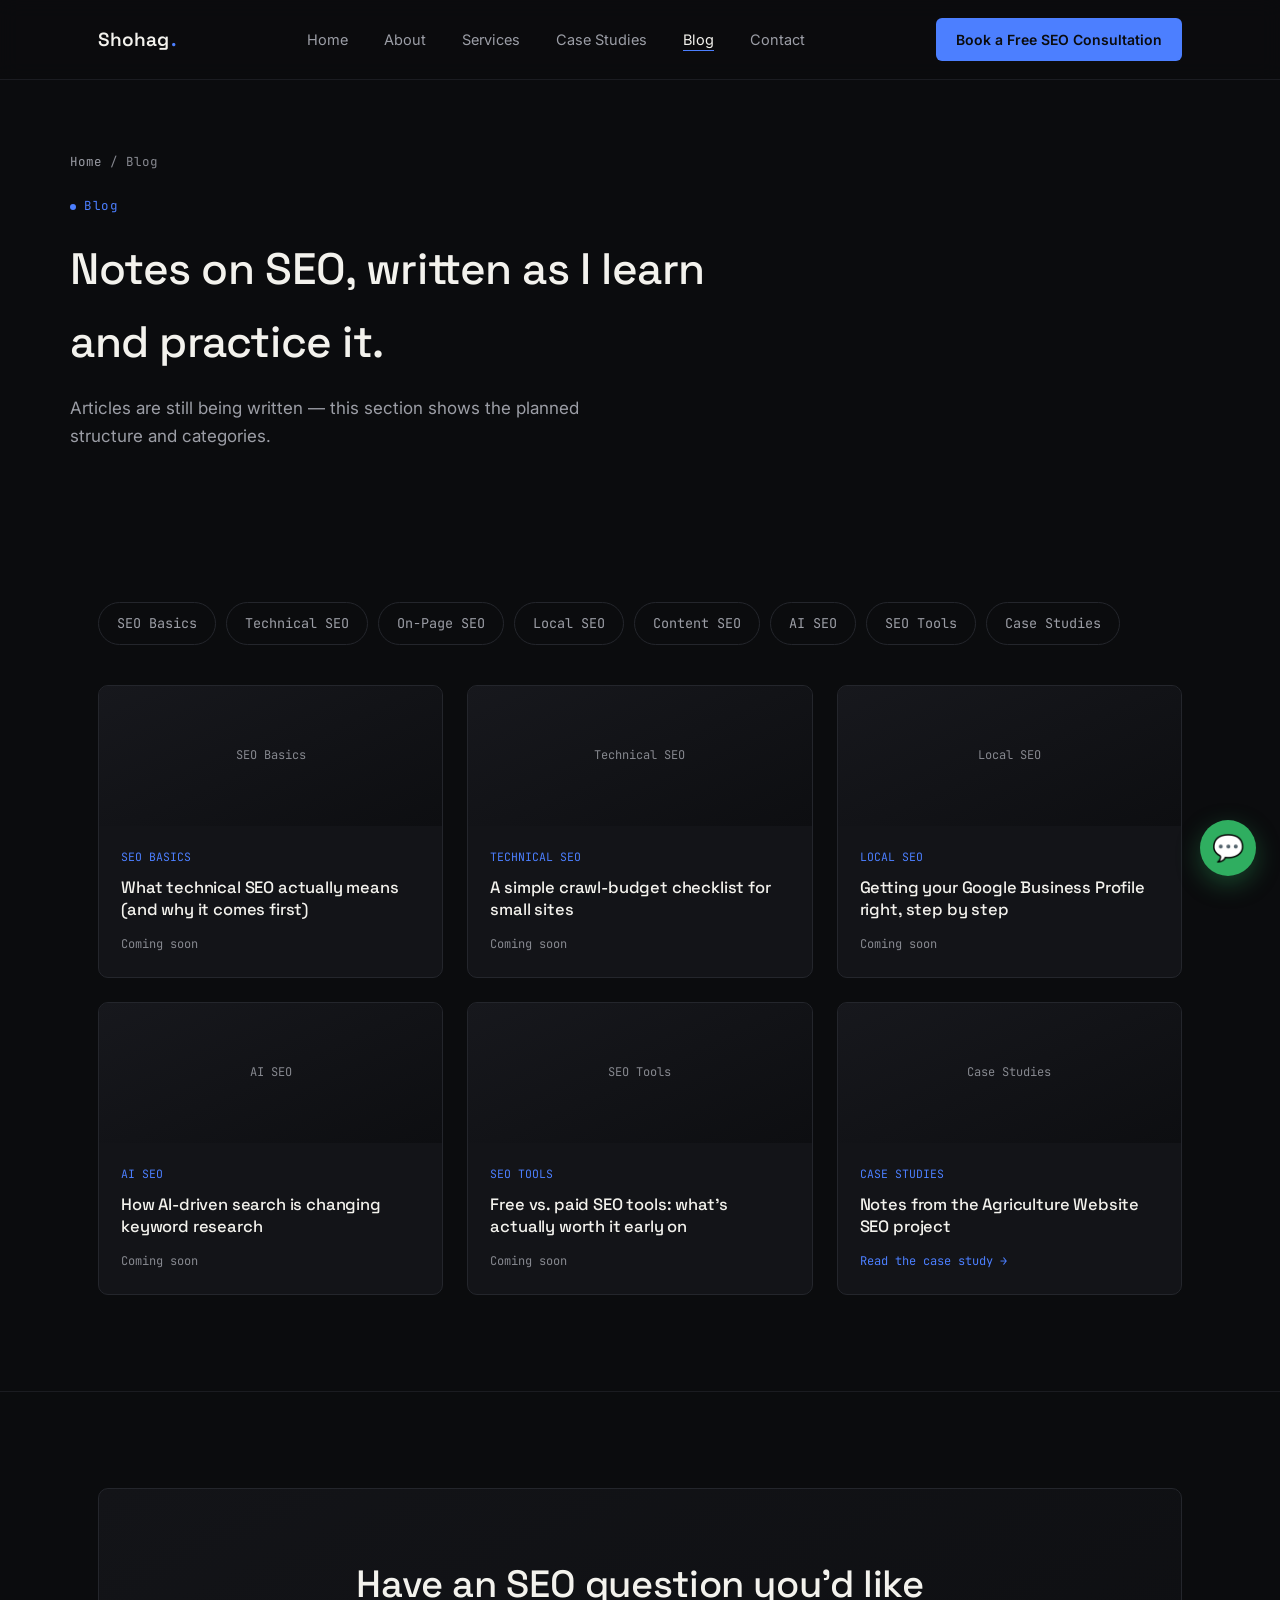
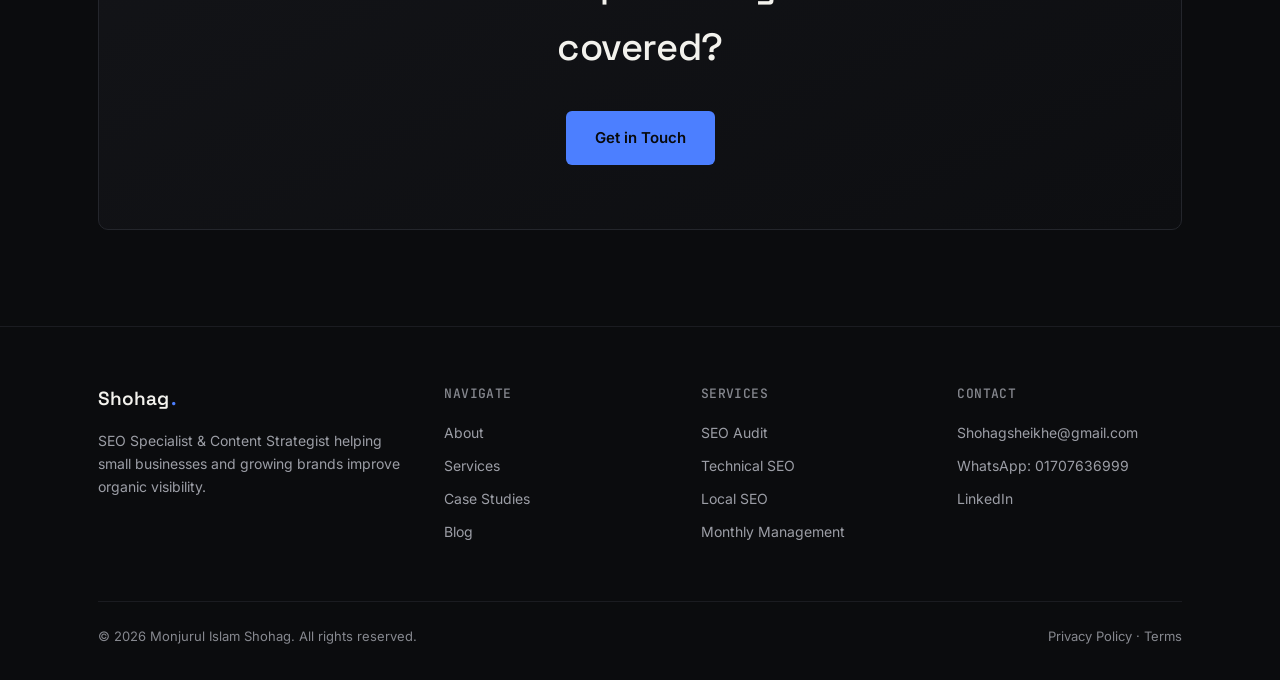
<file: blog.html>
<!DOCTYPE html>
<html lang="en">
<head>
<meta charset="UTF-8">
<meta name="viewport" content="width=device-width, initial-scale=1.0">
<title>Blog — Shohag | SEO Specialist</title>
<meta name="description" content="SEO articles on technical SEO, on-page SEO, local SEO, content SEO, AI SEO, and SEO tools.">
<link rel="canonical" href="https://example.com/blog.html">
<link rel="icon" href="assets/favicon.svg" type="image/svg+xml">
<link rel="icon" href="assets/favicon-32.png" sizes="32x32" type="image/png">
<meta name="theme-color" content="#0B0C0E">
<meta name="robots" content="index, follow">
<meta property="og:url" content="https://example.com/blog.html">
<meta property="og:site_name" content="Shohag | SEO Specialist">
<meta property="og:image" content="https://example.com/assets/og-image.png">
<meta property="og:image:width" content="1200">
<meta property="og:image:height" content="630">
<meta name="twitter:image" content="https://example.com/assets/og-image.png">
<link rel="apple-touch-icon" href="assets/apple-touch-icon.png">
<meta property="og:title" content="Blog — Shohag | SEO Specialist">
<meta property="og:description" content="SEO articles on technical SEO, on-page SEO, local SEO, content SEO, AI SEO, and SEO tools.">
<meta property="og:type" content="website">
<link rel="preconnect" href="https://fonts.googleapis.com">
<link rel="preconnect" href="https://fonts.gstatic.com" crossorigin>
<link href="https://fonts.googleapis.com/css2?family=Space+Grotesk:wght@500;600;700&family=Inter:wght@400;500;600&family=JetBrains+Mono:wght@400;500&display=swap" rel="stylesheet">
<link rel="stylesheet" href="css/styles.css">
<script type="application/ld+json">
{
  "@context": "https://schema.org",
  "@type": "BreadcrumbList",
  "itemListElement": [
    {
      "@type": "ListItem",
      "position": 1,
      "name": "Home",
      "item": "https://example.com/"
    },
    {
      "@type": "ListItem",
      "position": 2,
      "name": "Blog",
      "item": "https://example.com/blog.html"
    }
  ]
}
</script>
</head>
<body>
<a href="#main" class="skip-link">Skip to main content</a>

<header class="site-header">
  <nav class="site-nav">
    <a href="index.html" class="brand">Shohag<span>.</span></a>
    <ul class="nav-links" id="primary-nav">
      <li><a href="index.html">Home</a></li>
      <li><a href="about.html">About</a></li>
      <li><a href="services.html">Services</a></li>
      <li><a href="case-studies.html">Case Studies</a></li>
      <li><a href="blog.html" class="active">Blog</a></li>
      <li><a href="contact.html">Contact</a></li>
    </ul>
    <a href="contact.html" class="nav-cta nav-cta-persistent">Book a Free SEO Consultation</a>
    <button class="nav-toggle" aria-label="Toggle menu" aria-expanded="false" aria-controls="primary-nav">☰</button>
  </nav>
</header>

<main id="main">

<section class="page-hero wrap">
  <div class="breadcrumb"><a href="index.html">Home</a> / Blog</div>
  <div class="eyebrow">Blog</div>
  <h1>Notes on SEO, written as I learn and practice it.</h1>
  <p class="lead">Articles are still being written — this section shows the planned structure and categories.</p>
</section>

<section class="section" style="border-top:none;">
  <div class="wrap">
    <div class="blog-filters reveal">
      <span class="pill">SEO Basics</span>
      <span class="pill">Technical SEO</span>
      <span class="pill">On-Page SEO</span>
      <span class="pill">Local SEO</span>
      <span class="pill">Content SEO</span>
      <span class="pill">AI SEO</span>
      <span class="pill">SEO Tools</span>
      <span class="pill">Case Studies</span>
    </div>

    <div class="blog-grid reveal">
      <div class="blog-card">
        <div class="thumb"><span>SEO Basics</span></div>
        <div class="body">
          <div class="cat">SEO BASICS</div>
          <h3>What technical SEO actually means (and why it comes first)</h3>
          <div class="status">Coming soon</div>
        </div>
      </div>
      <div class="blog-card">
        <div class="thumb"><span>Technical SEO</span></div>
        <div class="body">
          <div class="cat">TECHNICAL SEO</div>
          <h3>A simple crawl-budget checklist for small sites</h3>
          <div class="status">Coming soon</div>
        </div>
      </div>
      <div class="blog-card">
        <div class="thumb"><span>Local SEO</span></div>
        <div class="body">
          <div class="cat">LOCAL SEO</div>
          <h3>Getting your Google Business Profile right, step by step</h3>
          <div class="status">Coming soon</div>
        </div>
      </div>
      <div class="blog-card">
        <div class="thumb"><span>AI SEO</span></div>
        <div class="body">
          <div class="cat">AI SEO</div>
          <h3>How AI-driven search is changing keyword research</h3>
          <div class="status">Coming soon</div>
        </div>
      </div>
      <div class="blog-card">
        <div class="thumb"><span>SEO Tools</span></div>
        <div class="body">
          <div class="cat">SEO TOOLS</div>
          <h3>Free vs. paid SEO tools: what's actually worth it early on</h3>
          <div class="status">Coming soon</div>
        </div>
      </div>
      <div class="blog-card">
        <div class="thumb"><span>Case Studies</span></div>
        <div class="body">
          <div class="cat">CASE STUDIES</div>
          <h3>Notes from the Agriculture Website SEO project</h3>
          <div class="status"><a href="case-study-agriculture.html" style="color:var(--blue);">Read the case study →</a></div>
        </div>
      </div>
    </div>
  </div>
</section>

<section class="section">
  <div class="wrap reveal">
    <div class="final-cta">
      <h2>Have an SEO question you'd like covered?</h2>
      <div class="cta-row">
        <a href="contact.html" class="btn btn-primary">Get in Touch</a>
      </div>
    </div>
  </div>
</section>

</main>

<footer class="site-footer">
  <div class="wrap">
    <div class="footer-grid">
      <div>
        <div class="brand" style="margin-bottom:14px;">Shohag<span>.</span></div>
        <p>SEO Specialist &amp; Content Strategist helping small businesses and growing brands improve organic visibility.</p>
      </div>
      <div>
        <h4>Navigate</h4>
        <a href="about.html">About</a>
        <a href="services.html">Services</a>
        <a href="case-studies.html">Case Studies</a>
        <a href="blog.html">Blog</a>
      </div>
      <div>
        <h4>Services</h4>
        <a href="services.html#seo-audit">SEO Audit</a>
        <a href="services.html#technical-seo">Technical SEO</a>
        <a href="services.html#local-seo">Local SEO</a>
        <a href="services.html#monthly-seo-management">Monthly Management</a>
      </div>
      <div>
        <h4>Contact</h4>
        <a href="mailto:Shohagsheikhe@gmail.com">Shohagsheikhe@gmail.com</a>
        <a href="https://wa.me/8801707636999">WhatsApp: 01707636999</a>
        <a href="https://www.linkedin.com/in/shohag-sheikhe-5953952b8/" target="_blank" rel="noopener">LinkedIn</a>
      </div>
    </div>
    <div class="footer-bottom">
      <span>© 2026 Monjurul Islam Shohag. All rights reserved.</span>
      <span><a href="#">Privacy Policy</a> · <a href="#">Terms</a></span>
    </div>
  </div>
</footer>

<a href="https://wa.me/8801707636999" class="whatsapp-float" aria-label="WhatsApp Me" target="_blank" rel="noopener">💬</a>
<script src="js/main.js"></script>
</body>
</html>
</file>
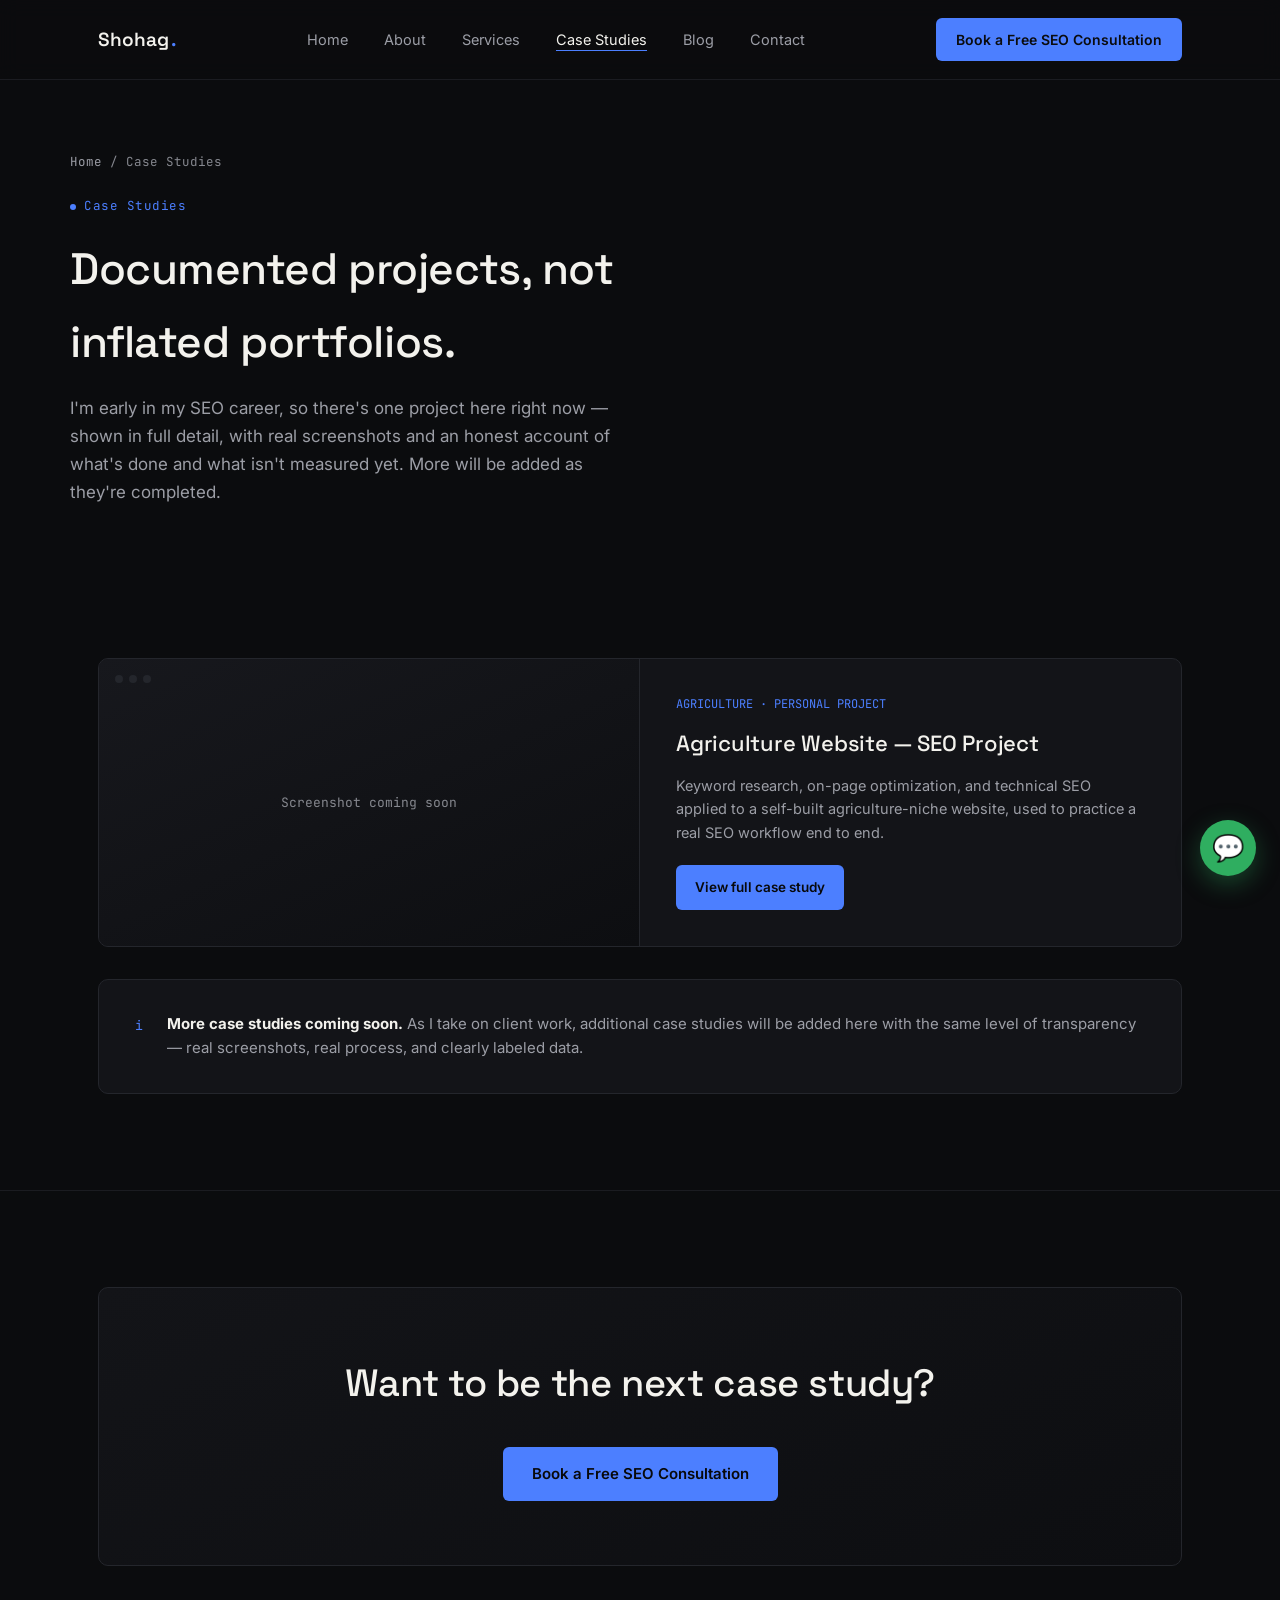
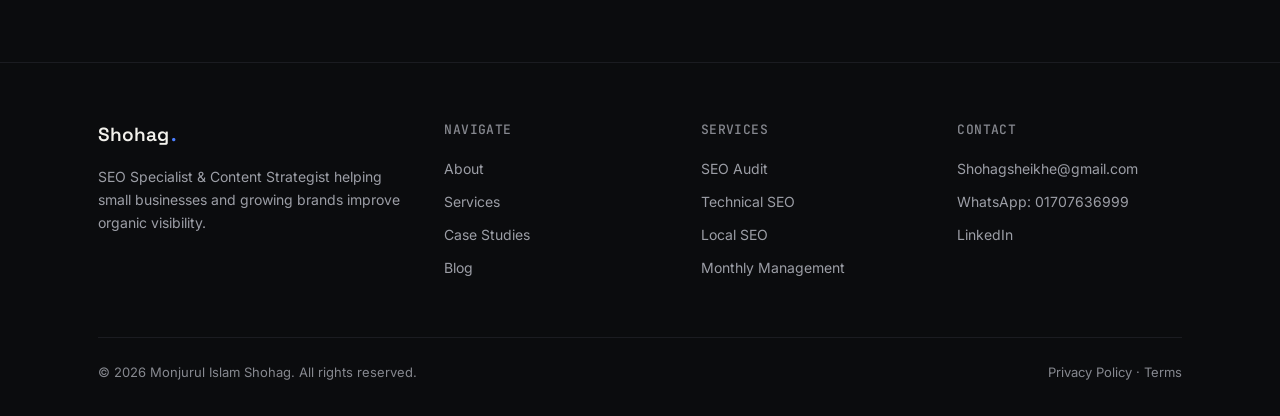
<file: case-studies.html>
<!DOCTYPE html>
<html lang="en">
<head>
<meta charset="UTF-8">
<meta name="viewport" content="width=device-width, initial-scale=1.0">
<title>Case Studies — Shohag | SEO Specialist</title>
<meta name="description" content="Real SEO projects, documented honestly — process and approach, not inflated metrics.">
<link rel="canonical" href="https://example.com/case-studies.html">
<link rel="icon" href="assets/favicon.svg" type="image/svg+xml">
<link rel="icon" href="assets/favicon-32.png" sizes="32x32" type="image/png">
<meta name="theme-color" content="#0B0C0E">
<meta name="robots" content="index, follow">
<meta property="og:url" content="https://example.com/case-studies.html">
<meta property="og:site_name" content="Shohag | SEO Specialist">
<meta property="og:image" content="https://example.com/assets/og-image.png">
<meta property="og:image:width" content="1200">
<meta property="og:image:height" content="630">
<meta name="twitter:image" content="https://example.com/assets/og-image.png">
<link rel="apple-touch-icon" href="assets/apple-touch-icon.png">
<meta property="og:title" content="Case Studies — Shohag | SEO Specialist">
<meta property="og:description" content="Real SEO projects, documented honestly — process and approach, not inflated metrics.">
<meta property="og:type" content="website">
<link rel="preconnect" href="https://fonts.googleapis.com">
<link rel="preconnect" href="https://fonts.gstatic.com" crossorigin>
<link href="https://fonts.googleapis.com/css2?family=Space+Grotesk:wght@500;600;700&family=Inter:wght@400;500;600&family=JetBrains+Mono:wght@400;500&display=swap" rel="stylesheet">
<link rel="stylesheet" href="css/styles.css">
<script type="application/ld+json">
{
  "@context": "https://schema.org",
  "@type": "BreadcrumbList",
  "itemListElement": [
    {
      "@type": "ListItem",
      "position": 1,
      "name": "Home",
      "item": "https://example.com/"
    },
    {
      "@type": "ListItem",
      "position": 2,
      "name": "Case Studies",
      "item": "https://example.com/case-studies.html"
    }
  ]
}
</script>
</head>
<body>
<a href="#main" class="skip-link">Skip to main content</a>

<header class="site-header">
  <nav class="site-nav">
    <a href="index.html" class="brand">Shohag<span>.</span></a>
    <ul class="nav-links" id="primary-nav">
      <li><a href="index.html">Home</a></li>
      <li><a href="about.html">About</a></li>
      <li><a href="services.html">Services</a></li>
      <li><a href="case-studies.html" class="active">Case Studies</a></li>
      <li><a href="blog.html">Blog</a></li>
      <li><a href="contact.html">Contact</a></li>
    </ul>
    <a href="contact.html" class="nav-cta nav-cta-persistent">Book a Free SEO Consultation</a>
    <button class="nav-toggle" aria-label="Toggle menu" aria-expanded="false" aria-controls="primary-nav">☰</button>
  </nav>
</header>

<main id="main">

<section class="page-hero wrap">
  <div class="breadcrumb"><a href="index.html">Home</a> / Case Studies</div>
  <div class="eyebrow">Case Studies</div>
  <h1>Documented projects, not inflated portfolios.</h1>
  <p class="lead">I'm early in my SEO career, so there's one project here right now — shown in full detail, with real screenshots and an honest account of what's done and what isn't measured yet. More will be added as they're completed.</p>
</section>

<section class="section" style="border-top:none;">
  <div class="wrap">
    <div class="case-card reveal">
      <div class="preview">
        <div class="browser-dots"><span></span><span></span><span></span></div>
        <div class="preview-label">Screenshot coming soon</div>
      </div>
      <div class="content">
        <div class="meta">AGRICULTURE · PERSONAL PROJECT</div>
        <h3>Agriculture Website — SEO Project</h3>
        <p>Keyword research, on-page optimization, and technical SEO applied to a self-built agriculture-niche website, used to practice a real SEO workflow end to end.</p>
        <div style="margin-top:20px;"><a href="case-study-agriculture.html" class="btn btn-primary btn-sm">View full case study</a></div>
      </div>
    </div>

    <div class="trust-band reveal" style="margin-top:32px;">
      <div class="icon">i</div>
      <p><strong>More case studies coming soon.</strong> As I take on client work, additional case studies will be added here with the same level of transparency — real screenshots, real process, and clearly labeled data.</p>
    </div>
  </div>
</section>

<section class="section">
  <div class="wrap reveal">
    <div class="final-cta">
      <h2>Want to be the next case study?</h2>
      <div class="cta-row">
        <a href="contact.html" class="btn btn-primary">Book a Free SEO Consultation</a>
      </div>
    </div>
  </div>
</section>

</main>

<footer class="site-footer">
  <div class="wrap">
    <div class="footer-grid">
      <div>
        <div class="brand" style="margin-bottom:14px;">Shohag<span>.</span></div>
        <p>SEO Specialist &amp; Content Strategist helping small businesses and growing brands improve organic visibility.</p>
      </div>
      <div>
        <h4>Navigate</h4>
        <a href="about.html">About</a>
        <a href="services.html">Services</a>
        <a href="case-studies.html">Case Studies</a>
        <a href="blog.html">Blog</a>
      </div>
      <div>
        <h4>Services</h4>
        <a href="services.html#seo-audit">SEO Audit</a>
        <a href="services.html#technical-seo">Technical SEO</a>
        <a href="services.html#local-seo">Local SEO</a>
        <a href="services.html#monthly-seo-management">Monthly Management</a>
      </div>
      <div>
        <h4>Contact</h4>
        <a href="mailto:Shohagsheikhe@gmail.com">Shohagsheikhe@gmail.com</a>
        <a href="https://wa.me/8801707636999">WhatsApp: 01707636999</a>
        <a href="https://www.linkedin.com/in/shohag-sheikhe-5953952b8/" target="_blank" rel="noopener">LinkedIn</a>
      </div>
    </div>
    <div class="footer-bottom">
      <span>© 2026 Monjurul Islam Shohag. All rights reserved.</span>
      <span><a href="#">Privacy Policy</a> · <a href="#">Terms</a></span>
    </div>
  </div>
</footer>

<a href="https://wa.me/8801707636999" class="whatsapp-float" aria-label="WhatsApp Me" target="_blank" rel="noopener">💬</a>
<script src="js/main.js"></script>
</body>
</html>
</file>
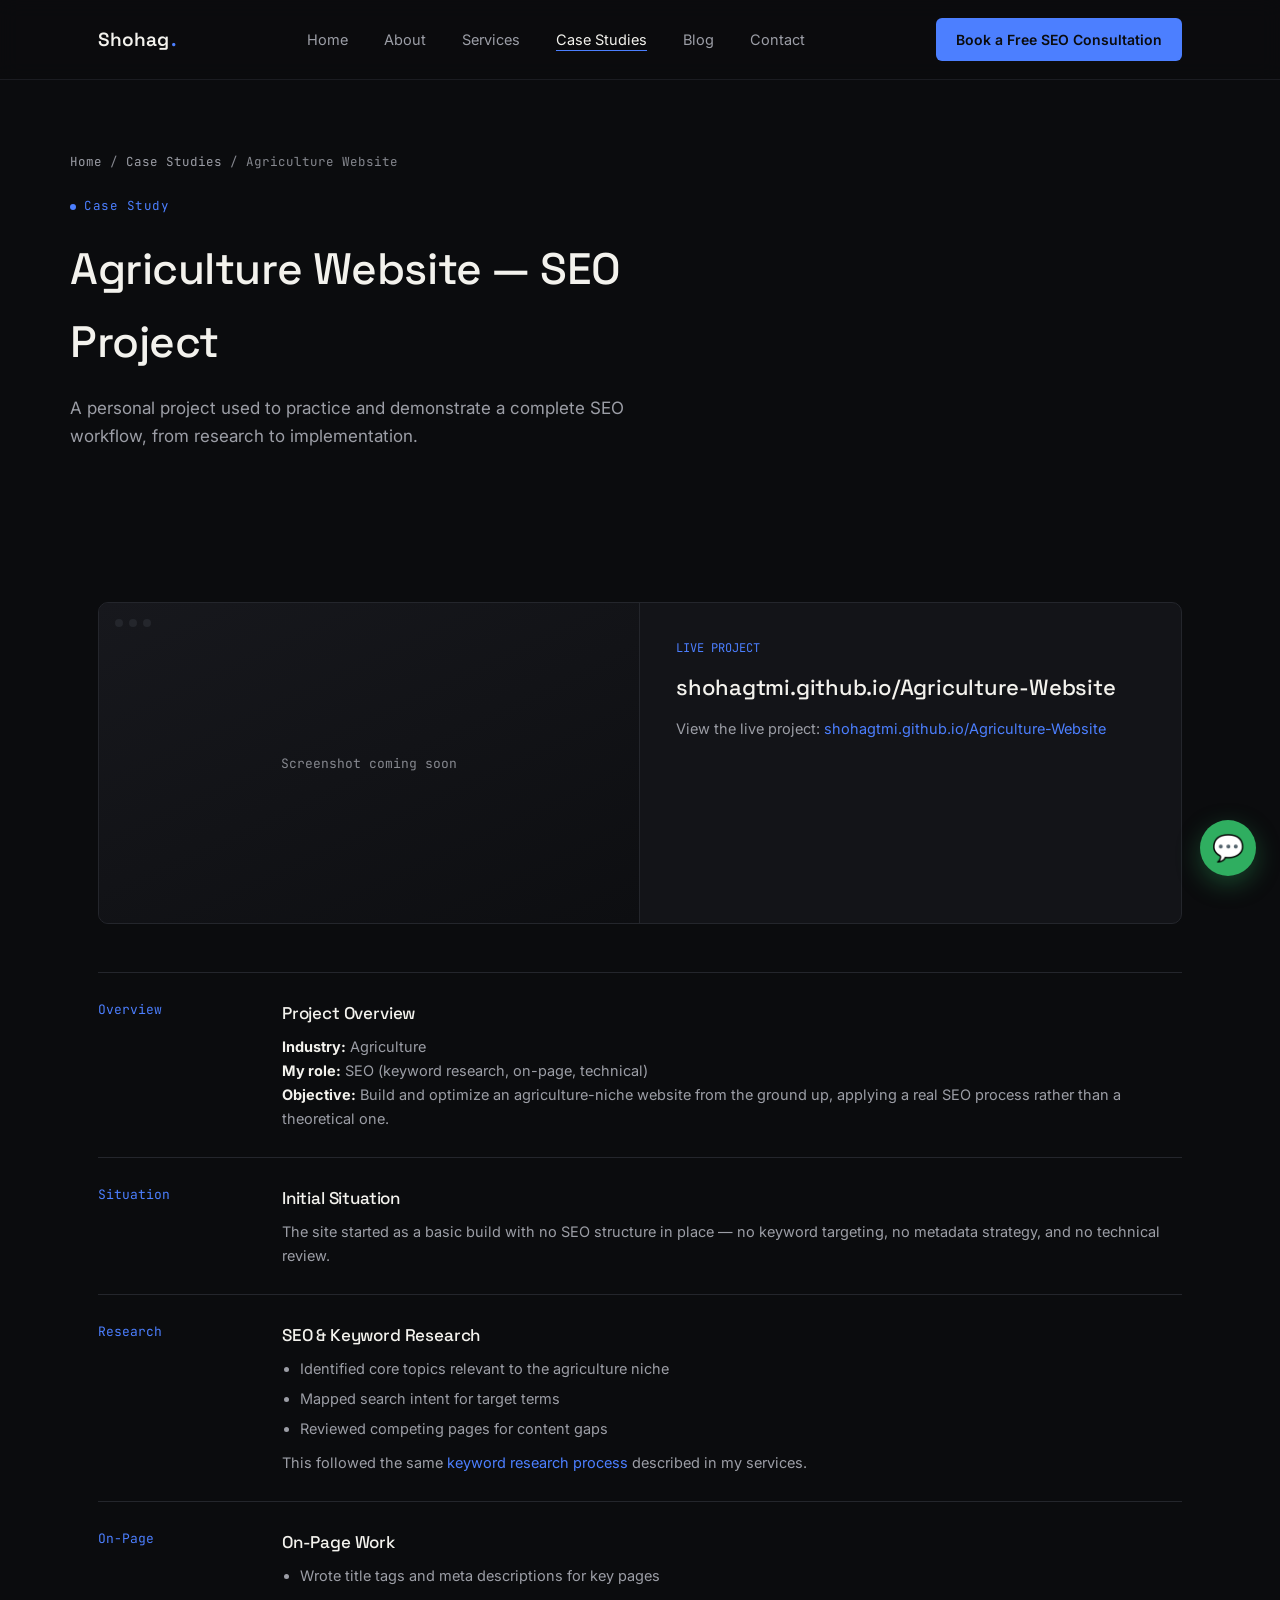
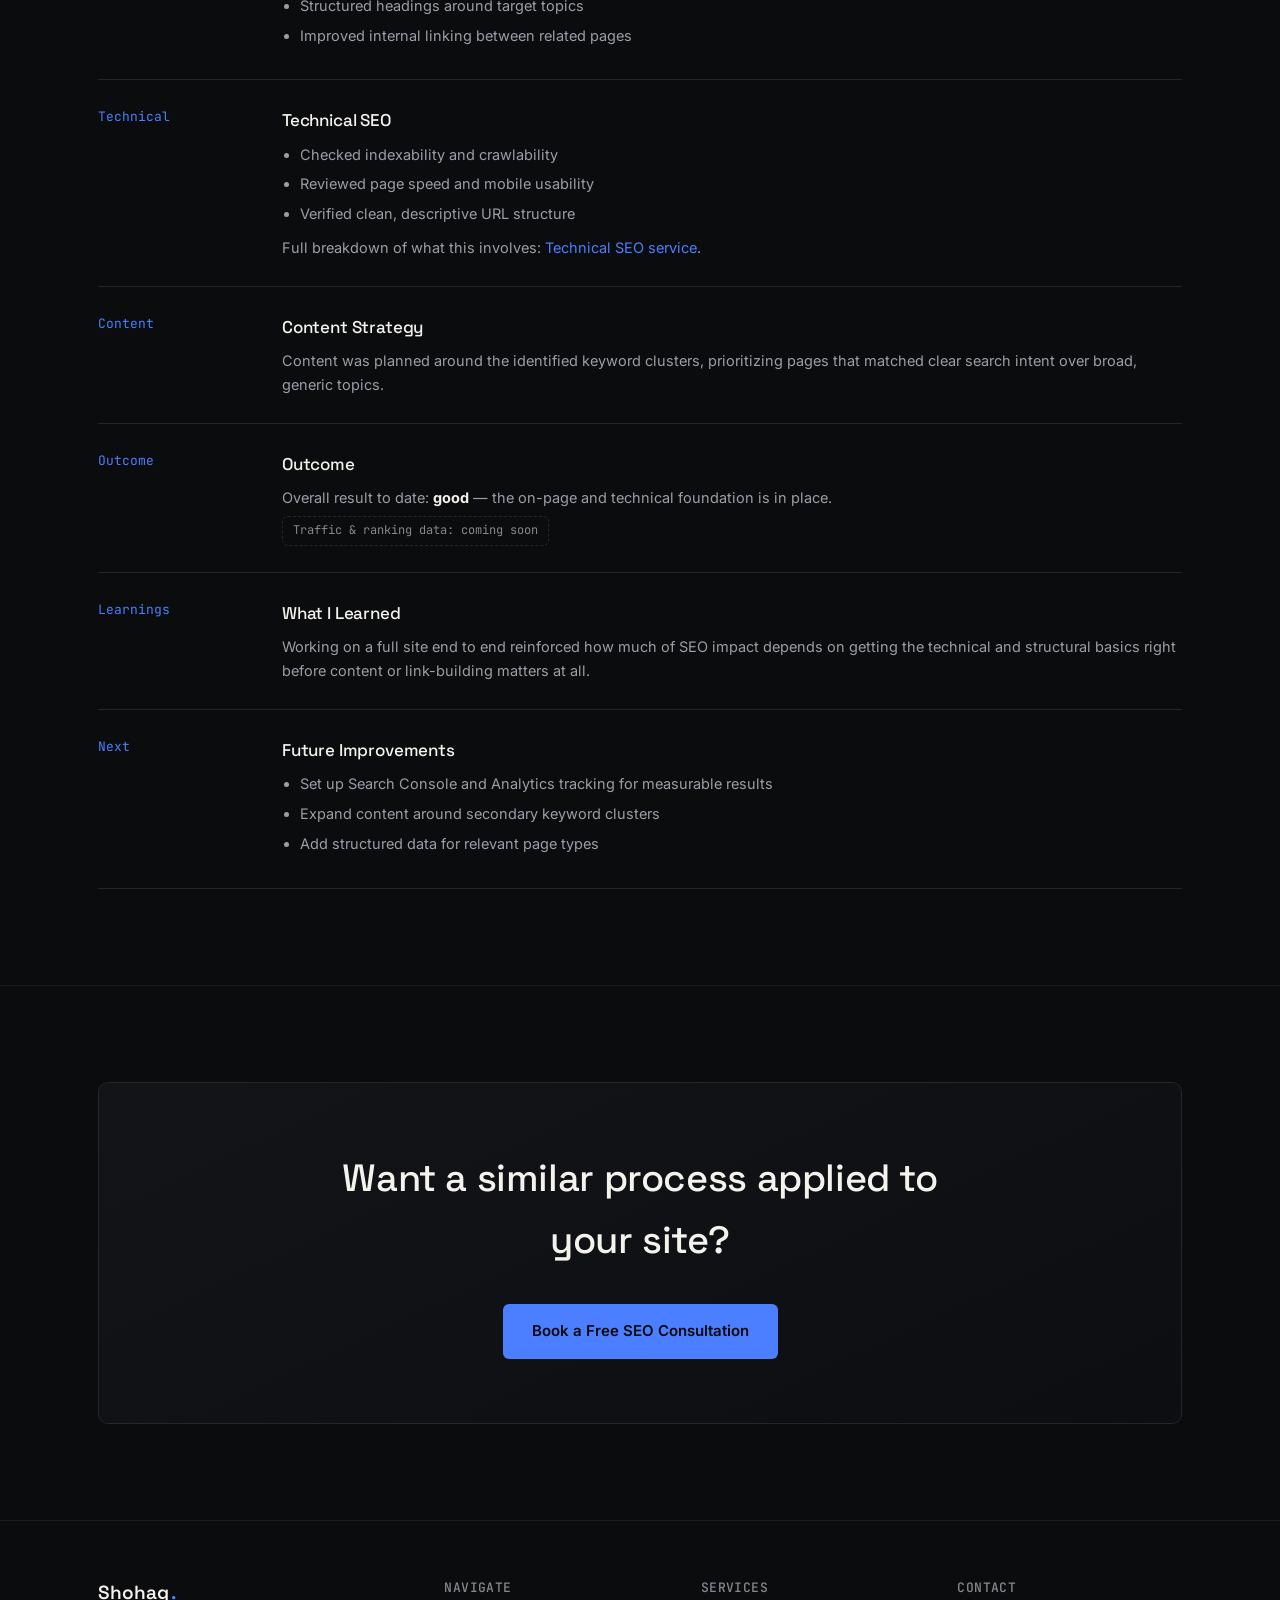
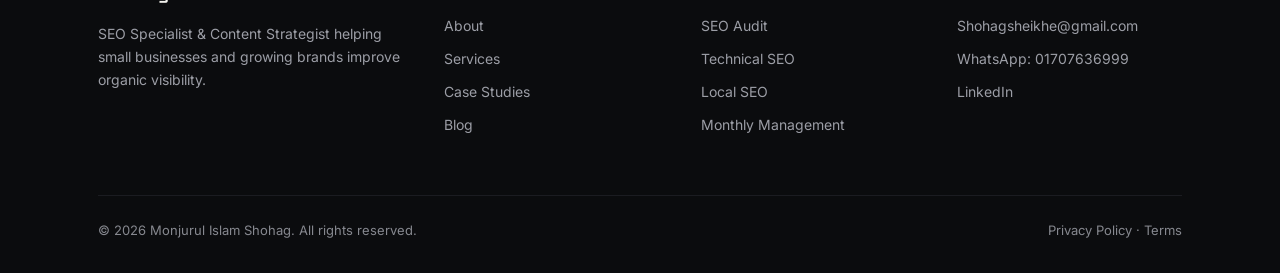
<file: case-study-agriculture.html>
<!DOCTYPE html>
<html lang="en">
<head>
<meta charset="UTF-8">
<meta name="viewport" content="width=device-width, initial-scale=1.0">
<title>Case Study: Agriculture Website SEO — Shohag</title>
<meta name="description" content="Full case study: keyword research, on-page and technical SEO applied to an agriculture-niche website.">
<link rel="canonical" href="https://example.com/case-study-agriculture.html">
<link rel="icon" href="assets/favicon.svg" type="image/svg+xml">
<link rel="icon" href="assets/favicon-32.png" sizes="32x32" type="image/png">
<meta name="theme-color" content="#0B0C0E">
<meta name="robots" content="index, follow">
<meta property="og:url" content="https://example.com/case-study-agriculture.html">
<meta property="og:site_name" content="Shohag | SEO Specialist">
<meta property="og:image" content="https://example.com/assets/og-image.png">
<meta property="og:image:width" content="1200">
<meta property="og:image:height" content="630">
<meta name="twitter:image" content="https://example.com/assets/og-image.png">
<link rel="apple-touch-icon" href="assets/apple-touch-icon.png">
<meta property="og:title" content="Case Study: Agriculture Website SEO — Shohag">
<meta property="og:description" content="Full case study: keyword research, on-page and technical SEO applied to an agriculture-niche website.">
<meta property="og:type" content="website">
<link rel="preconnect" href="https://fonts.googleapis.com">
<link rel="preconnect" href="https://fonts.gstatic.com" crossorigin>
<link href="https://fonts.googleapis.com/css2?family=Space+Grotesk:wght@500;600;700&family=Inter:wght@400;500;600&family=JetBrains+Mono:wght@400;500&display=swap" rel="stylesheet">
<link rel="stylesheet" href="css/styles.css">
<script type="application/ld+json">
{
  "@context": "https://schema.org",
  "@type": "BreadcrumbList",
  "itemListElement": [
    {
      "@type": "ListItem",
      "position": 1,
      "name": "Home",
      "item": "https://example.com/"
    },
    {
      "@type": "ListItem",
      "position": 2,
      "name": "Case Studies",
      "item": "https://example.com/case-studies.html"
    },
    {
      "@type": "ListItem",
      "position": 3,
      "name": "Agriculture Website",
      "item": "https://example.com/case-study-agriculture.html"
    }
  ]
}
</script>
</head>
<body>
<a href="#main" class="skip-link">Skip to main content</a>

<header class="site-header">
  <nav class="site-nav">
    <a href="index.html" class="brand">Shohag<span>.</span></a>
    <ul class="nav-links" id="primary-nav">
      <li><a href="index.html">Home</a></li>
      <li><a href="about.html">About</a></li>
      <li><a href="services.html">Services</a></li>
      <li><a href="case-studies.html" class="active">Case Studies</a></li>
      <li><a href="blog.html">Blog</a></li>
      <li><a href="contact.html">Contact</a></li>
    </ul>
    <a href="contact.html" class="nav-cta nav-cta-persistent">Book a Free SEO Consultation</a>
    <button class="nav-toggle" aria-label="Toggle menu" aria-expanded="false" aria-controls="primary-nav">☰</button>
  </nav>
</header>

<main id="main">

<section class="page-hero wrap">
  <div class="breadcrumb"><a href="index.html">Home</a> / <a href="case-studies.html">Case Studies</a> / Agriculture Website</div>
  <div class="eyebrow">Case Study</div>
  <h1>Agriculture Website — SEO Project</h1>
  <p class="lead">A personal project used to practice and demonstrate a complete SEO workflow, from research to implementation.</p>
</section>

<section class="section" style="border-top:none;">
  <div class="wrap">
    <div class="case-card reveal" style="margin-bottom:48px;">
      <div class="preview" style="min-height:320px;">
        <div class="browser-dots"><span></span><span></span><span></span></div>
        <div class="preview-label">Screenshot coming soon</div>
      </div>
      <div class="content">
        <div class="meta">LIVE PROJECT</div>
        <h3>shohagtmi.github.io/Agriculture-Website</h3>
        <p>View the live project: <a href="https://shohagtmi.github.io/Agriculture-Website/" target="_blank" rel="noopener" style="color:var(--blue);">shohagtmi.github.io/Agriculture-Website</a></p>
      </div>
    </div>

    <div class="timeline-item reveal">
      <div class="label">Overview</div>
      <div>
        <h3>Project Overview</h3>
        <p><strong style="color:var(--text);">Industry:</strong> Agriculture</p>
        <p><strong style="color:var(--text);">My role:</strong> SEO (keyword research, on-page, technical)</p>
        <p><strong style="color:var(--text);">Objective:</strong> Build and optimize an agriculture-niche website from the ground up, applying a real SEO process rather than a theoretical one.</p>
      </div>
    </div>

    <div class="timeline-item reveal">
      <div class="label">Situation</div>
      <div>
        <h3>Initial Situation</h3>
        <p>The site started as a basic build with no SEO structure in place — no keyword targeting, no metadata strategy, and no technical review.</p>
      </div>
    </div>

    <div class="timeline-item reveal">
      <div class="label">Research</div>
      <div>
        <h3>SEO &amp; Keyword Research</h3>
        <ul>
          <li>Identified core topics relevant to the agriculture niche</li>
          <li>Mapped search intent for target terms</li>
          <li>Reviewed competing pages for content gaps</li>
        </ul>
        <p style="margin-top:10px;">This followed the same <a href="services.html#keyword-research" style="color:var(--blue);">keyword research process</a> described in my services.</p>
      </div>
    </div>

    <div class="timeline-item reveal">
      <div class="label">On-Page</div>
      <div>
        <h3>On-Page Work</h3>
        <ul>
          <li>Wrote title tags and meta descriptions for key pages</li>
          <li>Structured headings around target topics</li>
          <li>Improved internal linking between related pages</li>
        </ul>
      </div>
    </div>

    <div class="timeline-item reveal">
      <div class="label">Technical</div>
      <div>
        <h3>Technical SEO</h3>
        <ul>
          <li>Checked indexability and crawlability</li>
          <li>Reviewed page speed and mobile usability</li>
          <li>Verified clean, descriptive URL structure</li>
        </ul>
        <p style="margin-top:10px;">Full breakdown of what this involves: <a href="services.html#technical-seo" style="color:var(--blue);">Technical SEO service</a>.</p>
      </div>
    </div>

    <div class="timeline-item reveal">
      <div class="label">Content</div>
      <div>
        <h3>Content Strategy</h3>
        <p>Content was planned around the identified keyword clusters, prioritizing pages that matched clear search intent over broad, generic topics.</p>
      </div>
    </div>

    <div class="timeline-item reveal">
      <div class="label">Outcome</div>
      <div>
        <h3>Outcome</h3>
        <p>Overall result to date: <strong style="color:var(--text);">good</strong> — the on-page and technical foundation is in place.</p>
        <div class="data-pending">Traffic &amp; ranking data: coming soon</div>
      </div>
    </div>

    <div class="timeline-item reveal">
      <div class="label">Learnings</div>
      <div>
        <h3>What I Learned</h3>
        <p>Working on a full site end to end reinforced how much of SEO impact depends on getting the technical and structural basics right before content or link-building matters at all.</p>
      </div>
    </div>

    <div class="timeline-item reveal">
      <div class="label">Next</div>
      <div>
        <h3>Future Improvements</h3>
        <ul>
          <li>Set up Search Console and Analytics tracking for measurable results</li>
          <li>Expand content around secondary keyword clusters</li>
          <li>Add structured data for relevant page types</li>
        </ul>
      </div>
    </div>
  </div>
</section>

<section class="section">
  <div class="wrap reveal">
    <div class="final-cta">
      <h2>Want a similar process applied to your site?</h2>
      <div class="cta-row">
        <a href="contact.html" class="btn btn-primary">Book a Free SEO Consultation</a>
      </div>
    </div>
  </div>
</section>

</main>

<footer class="site-footer">
  <div class="wrap">
    <div class="footer-grid">
      <div>
        <div class="brand" style="margin-bottom:14px;">Shohag<span>.</span></div>
        <p>SEO Specialist &amp; Content Strategist helping small businesses and growing brands improve organic visibility.</p>
      </div>
      <div>
        <h4>Navigate</h4>
        <a href="about.html">About</a>
        <a href="services.html">Services</a>
        <a href="case-studies.html">Case Studies</a>
        <a href="blog.html">Blog</a>
      </div>
      <div>
        <h4>Services</h4>
        <a href="services.html#seo-audit">SEO Audit</a>
        <a href="services.html#technical-seo">Technical SEO</a>
        <a href="services.html#local-seo">Local SEO</a>
        <a href="services.html#monthly-seo-management">Monthly Management</a>
      </div>
      <div>
        <h4>Contact</h4>
        <a href="mailto:Shohagsheikhe@gmail.com">Shohagsheikhe@gmail.com</a>
        <a href="https://wa.me/8801707636999">WhatsApp: 01707636999</a>
        <a href="https://www.linkedin.com/in/shohag-sheikhe-5953952b8/" target="_blank" rel="noopener">LinkedIn</a>
      </div>
    </div>
    <div class="footer-bottom">
      <span>© 2026 Monjurul Islam Shohag. All rights reserved.</span>
      <span><a href="#">Privacy Policy</a> · <a href="#">Terms</a></span>
    </div>
  </div>
</footer>

<a href="https://wa.me/8801707636999" class="whatsapp-float" aria-label="WhatsApp Me" target="_blank" rel="noopener">💬</a>
<script src="js/main.js"></script>
</body>
</html>
</file>
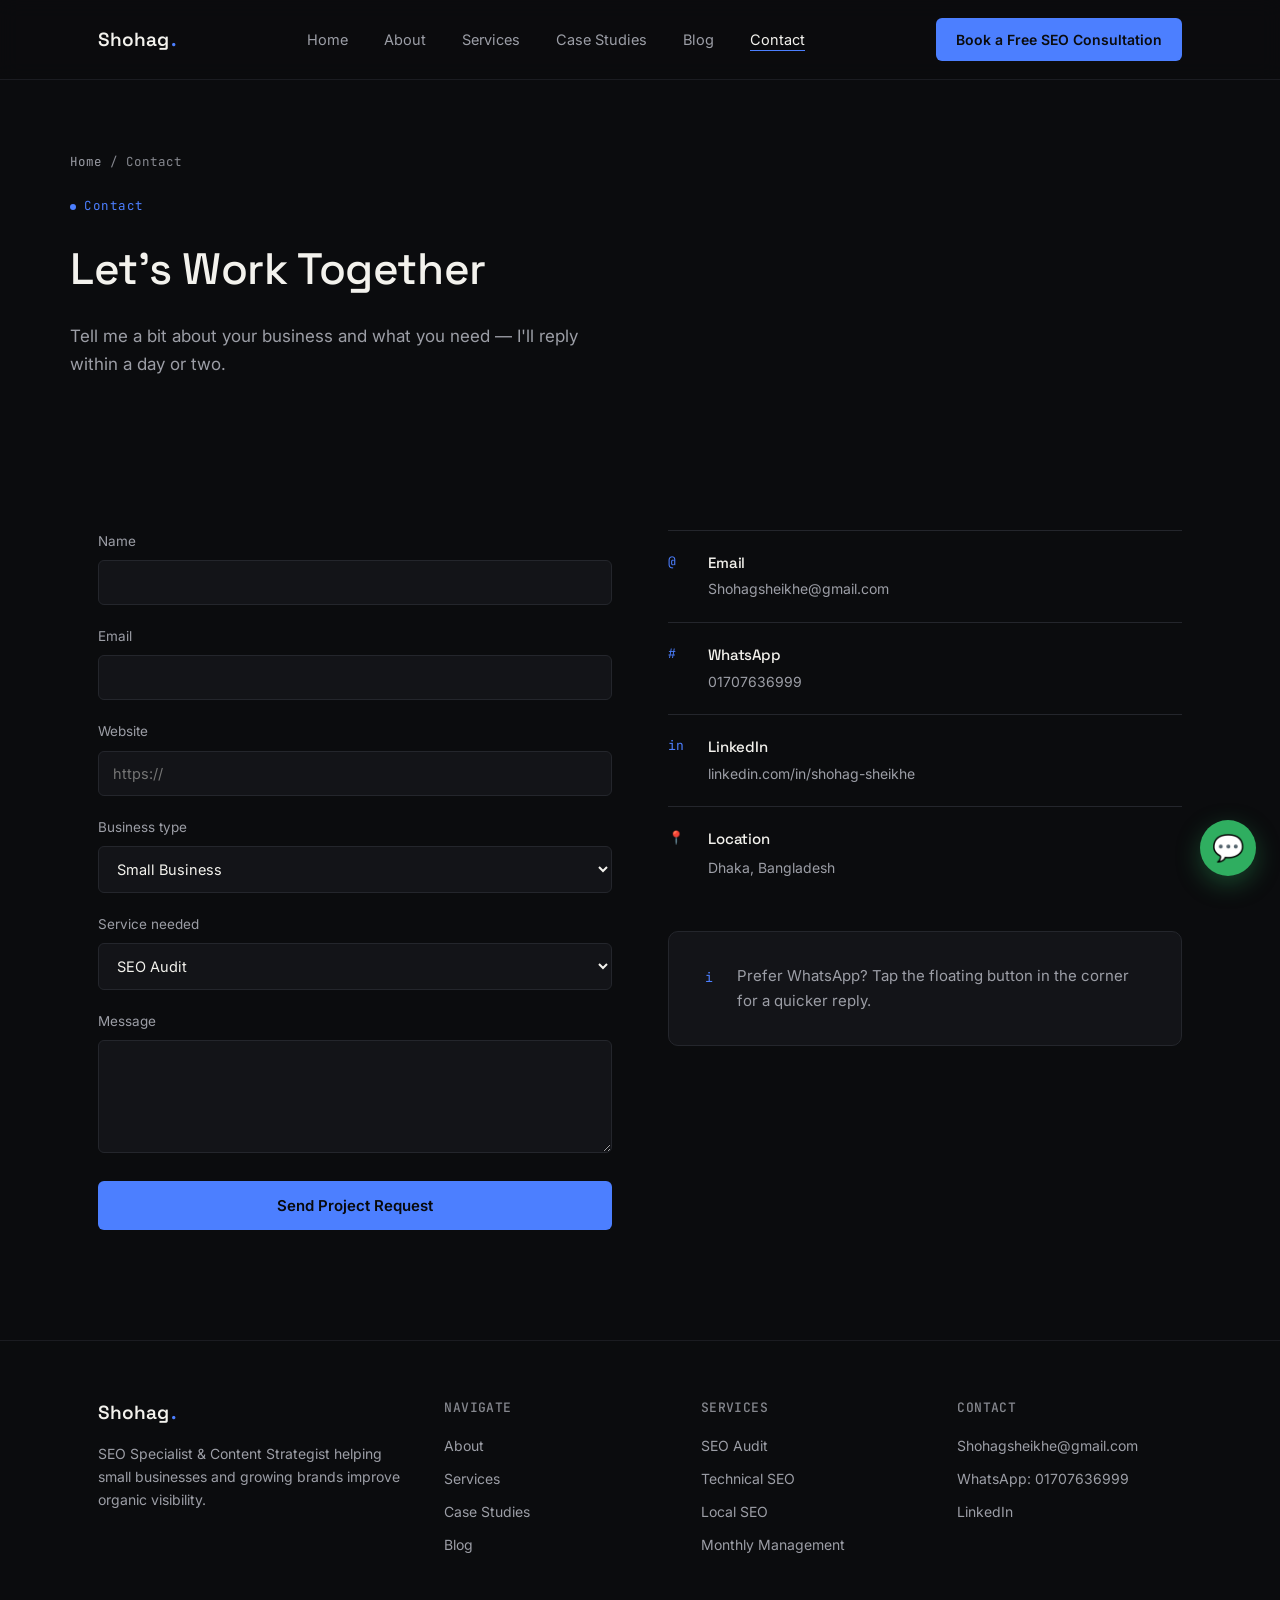
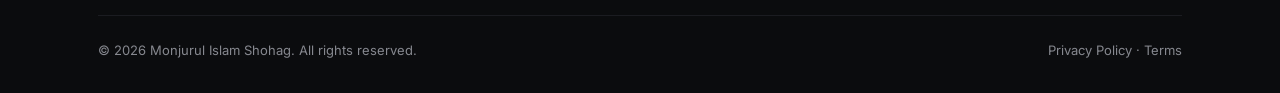
<file: contact.html>
<!DOCTYPE html>
<html lang="en">
<head>
<meta charset="UTF-8">
<meta name="viewport" content="width=device-width, initial-scale=1.0">
<title>Contact — Shohag | SEO Specialist</title>
<meta name="description" content="Get in touch with Shohag for a free SEO consultation or audit.">
<link rel="canonical" href="https://example.com/contact.html">
<link rel="icon" href="assets/favicon.svg" type="image/svg+xml">
<link rel="icon" href="assets/favicon-32.png" sizes="32x32" type="image/png">
<meta name="theme-color" content="#0B0C0E">
<meta name="robots" content="index, follow">
<meta property="og:url" content="https://example.com/contact.html">
<meta property="og:site_name" content="Shohag | SEO Specialist">
<meta property="og:image" content="https://example.com/assets/og-image.png">
<meta property="og:image:width" content="1200">
<meta property="og:image:height" content="630">
<meta name="twitter:image" content="https://example.com/assets/og-image.png">
<link rel="apple-touch-icon" href="assets/apple-touch-icon.png">
<meta property="og:title" content="Contact — Shohag | SEO Specialist">
<meta property="og:description" content="Get in touch with Shohag for a free SEO consultation or audit.">
<meta property="og:type" content="website">
<link rel="preconnect" href="https://fonts.googleapis.com">
<link rel="preconnect" href="https://fonts.gstatic.com" crossorigin>
<link href="https://fonts.googleapis.com/css2?family=Space+Grotesk:wght@500;600;700&family=Inter:wght@400;500;600&family=JetBrains+Mono:wght@400;500&display=swap" rel="stylesheet">
<link rel="stylesheet" href="css/styles.css">
<script type="application/ld+json">
{
  "@context": "https://schema.org",
  "@type": "BreadcrumbList",
  "itemListElement": [
    {
      "@type": "ListItem",
      "position": 1,
      "name": "Home",
      "item": "https://example.com/"
    },
    {
      "@type": "ListItem",
      "position": 2,
      "name": "Contact",
      "item": "https://example.com/contact.html"
    }
  ]
}
</script>
</head>
<body>
<a href="#main" class="skip-link">Skip to main content</a>

<header class="site-header">
  <nav class="site-nav">
    <a href="index.html" class="brand">Shohag<span>.</span></a>
    <ul class="nav-links" id="primary-nav">
      <li><a href="index.html">Home</a></li>
      <li><a href="about.html">About</a></li>
      <li><a href="services.html">Services</a></li>
      <li><a href="case-studies.html">Case Studies</a></li>
      <li><a href="blog.html">Blog</a></li>
      <li><a href="contact.html" class="active">Contact</a></li>
    </ul>
    <a href="contact.html" class="nav-cta nav-cta-persistent">Book a Free SEO Consultation</a>
    <button class="nav-toggle" aria-label="Toggle menu" aria-expanded="false" aria-controls="primary-nav">☰</button>
  </nav>
</header>

<main id="main">

<section class="page-hero wrap">
  <div class="breadcrumb"><a href="index.html">Home</a> / Contact</div>
  <div class="eyebrow">Contact</div>
  <h1 id="audit">Let's Work Together</h1>
  <p class="lead">Tell me a bit about your business and what you need — I'll reply within a day or two.</p>
</section>

<section class="section" style="border-top:none;">
  <div class="wrap contact-grid">

    <div class="reveal">
      <div id="audit-context-note" class="trust-band" style="display:none;margin-bottom:24px;">
        <div class="icon">i</div>
        <p><strong>Requesting a free SEO audit</strong> — I've pre-selected that below. Just fill in your details and I'll take a look at your site.</p>
      </div>
      <form id="contact-form">
        <!--
          FORM BACKEND — currently frontend-only (see js/main.js): submitting opens
          the visitor's email client with the message prefilled. That works with zero
          backend and zero cost, which fits a GitHub Pages deployment.

          To collect submissions directly instead, once you have 2 minutes to sign up
          for a free tier, two static-friendly options:
            1. Formspree (formspree.io) — free tier, no server needed.
               Change this tag to: <form id="contact-form" action="https://formspree.io/f/YOUR_ID" method="POST">
               and remove/rework the JS mailto handler in js/main.js so it doesn't intercept submit.
            2. Web3Forms (web3forms.com) — same idea, also free.
          Either works fine on GitHub Pages since both are just a form POST to their service.
        -->
        <div class="form-group">
          <label for="name">Name</label>
          <input type="text" id="name" name="name" required>
        </div>
        <div class="form-group">
          <label for="email">Email</label>
          <input type="email" id="email" name="email" required>
        </div>
        <div class="form-group">
          <label for="website">Website</label>
          <input type="url" id="website" name="website" placeholder="https://">
        </div>
        <div class="form-group">
          <label for="business">Business type</label>
          <select id="business" name="business">
            <option>Small Business</option>
            <option>Local Business</option>
            <option>E-commerce</option>
            <option>SaaS / Startup</option>
            <option>Personal Brand / Blog</option>
            <option>Agency</option>
            <option>Non-Profit / NGO</option>
            <option>Other</option>
          </select>
        </div>
        <div class="form-group">
          <label for="service">Service needed</label>
          <select id="service" name="service">
            <option>SEO Audit</option>
            <option>Keyword Research</option>
            <option>On-Page SEO</option>
            <option>Technical SEO</option>
            <option>Content Optimization</option>
            <option>Local SEO</option>
            <option>Competitor Analysis</option>
            <option>Monthly SEO Management</option>
            <option>Not sure yet</option>
          </select>
        </div>
        <div class="form-group">
          <label for="message">Message</label>
          <textarea id="message" name="message" rows="5" required></textarea>
        </div>
        <button type="submit" class="btn btn-primary" style="width:100%;">Send Project Request</button>
        <p id="form-status" style="margin-top:14px;font-size:13.5px;color:var(--text-muted);"></p>
      </form>
    </div>

    <div class="reveal">
      <div class="contact-info-item">
        <div class="ic">@</div>
        <div><h4>Email</h4><a href="mailto:Shohagsheikhe@gmail.com">Shohagsheikhe@gmail.com</a></div>
      </div>
      <div class="contact-info-item">
        <div class="ic">#</div>
        <div><h4>WhatsApp</h4><a href="https://wa.me/8801707636999">01707636999</a></div>
      </div>
      <div class="contact-info-item">
        <div class="ic">in</div>
        <div><h4>LinkedIn</h4><a href="https://www.linkedin.com/in/shohag-sheikhe-5953952b8/" target="_blank" rel="noopener">linkedin.com/in/shohag-sheikhe</a></div>
      </div>
      <div class="contact-info-item">
        <div class="ic">📍</div>
        <div><h4>Location</h4><p>Dhaka, Bangladesh</p></div>
      </div>

      <div class="trust-band" style="margin-top:32px;">
        <div class="icon">i</div>
        <p>Prefer WhatsApp? Tap the floating button in the corner for a quicker reply.</p>
      </div>
    </div>
  </div>
</section>

</main>

<footer class="site-footer">
  <div class="wrap">
    <div class="footer-grid">
      <div>
        <div class="brand" style="margin-bottom:14px;">Shohag<span>.</span></div>
        <p>SEO Specialist &amp; Content Strategist helping small businesses and growing brands improve organic visibility.</p>
      </div>
      <div>
        <h4>Navigate</h4>
        <a href="about.html">About</a>
        <a href="services.html">Services</a>
        <a href="case-studies.html">Case Studies</a>
        <a href="blog.html">Blog</a>
      </div>
      <div>
        <h4>Services</h4>
        <a href="services.html#seo-audit">SEO Audit</a>
        <a href="services.html#technical-seo">Technical SEO</a>
        <a href="services.html#local-seo">Local SEO</a>
        <a href="services.html#monthly-seo-management">Monthly Management</a>
      </div>
      <div>
        <h4>Contact</h4>
        <a href="mailto:Shohagsheikhe@gmail.com">Shohagsheikhe@gmail.com</a>
        <a href="https://wa.me/8801707636999">WhatsApp: 01707636999</a>
        <a href="https://www.linkedin.com/in/shohag-sheikhe-5953952b8/" target="_blank" rel="noopener">LinkedIn</a>
      </div>
    </div>
    <div class="footer-bottom">
      <span>© 2026 Monjurul Islam Shohag. All rights reserved.</span>
      <span><a href="#">Privacy Policy</a> · <a href="#">Terms</a></span>
    </div>
  </div>
</footer>

<a href="https://wa.me/8801707636999" class="whatsapp-float" aria-label="WhatsApp Me" target="_blank" rel="noopener">💬</a>
<script src="js/main.js"></script>
</body>
</html>
</file>
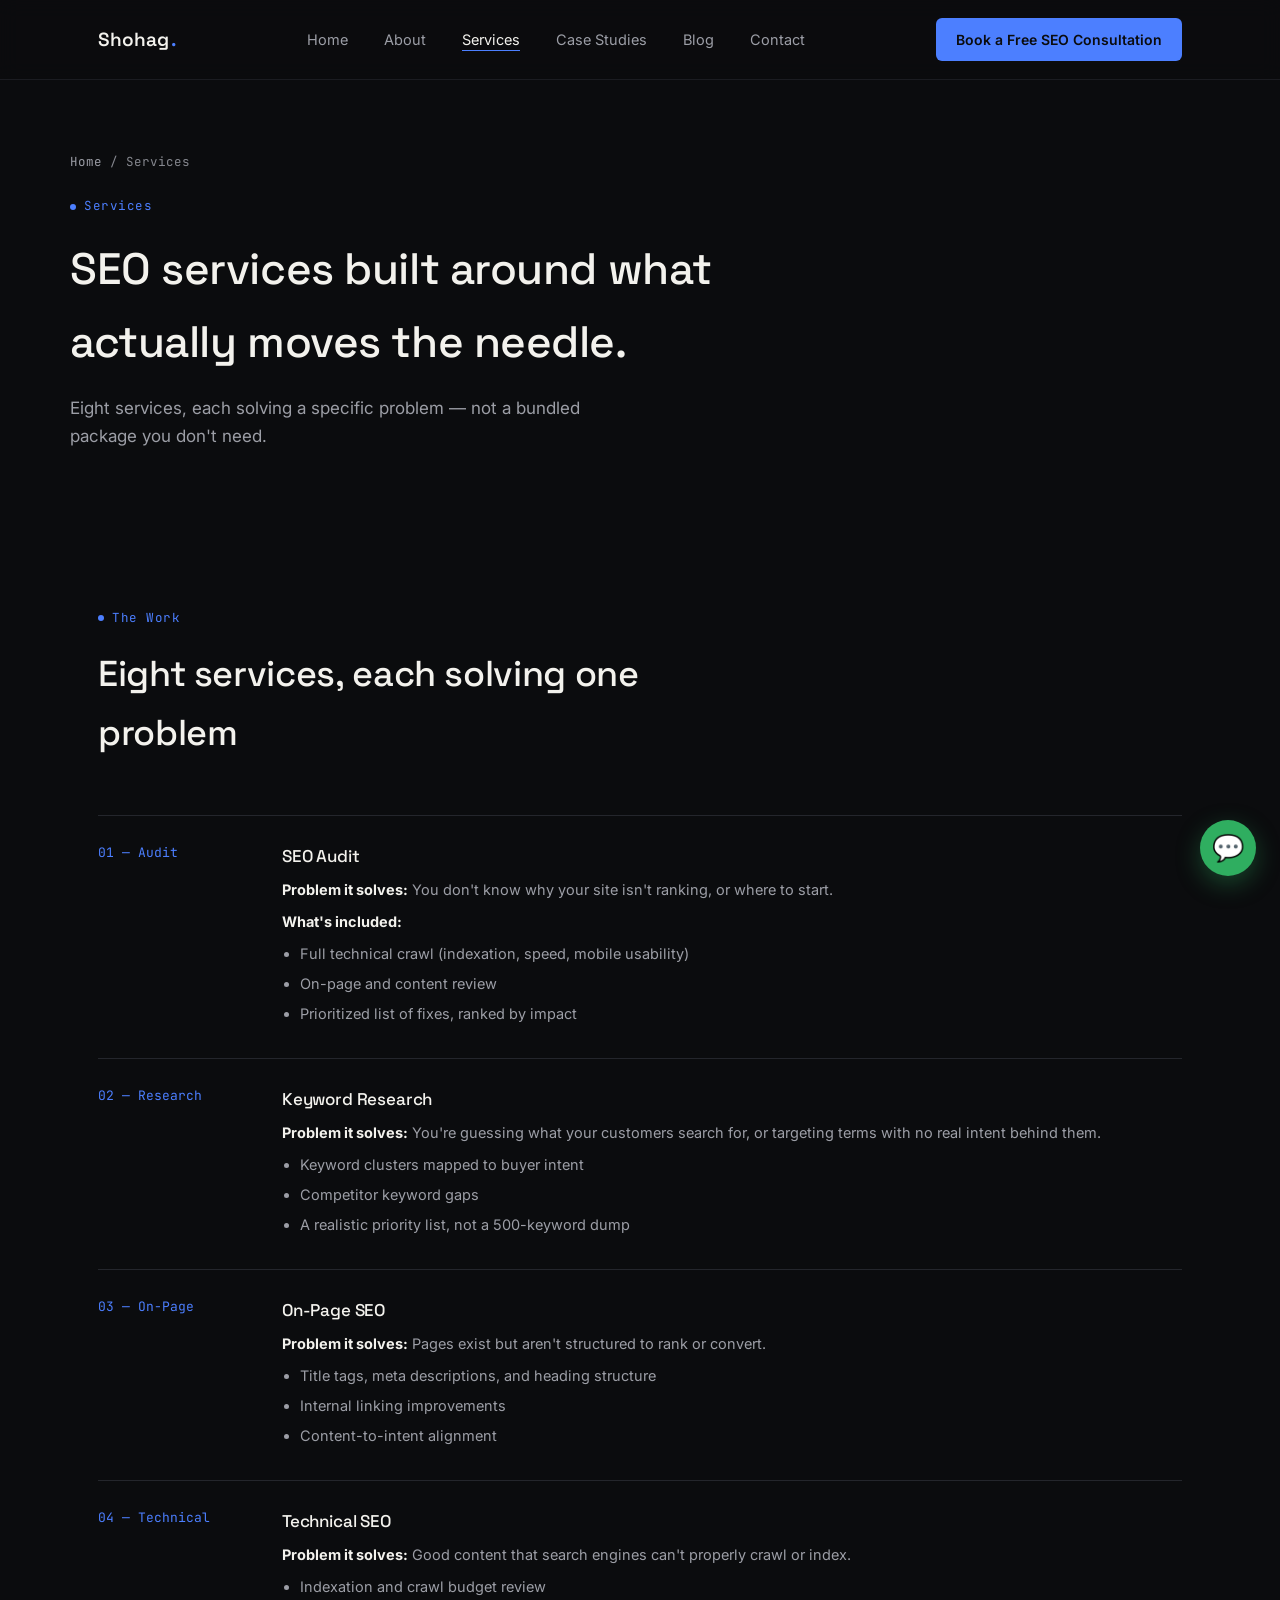
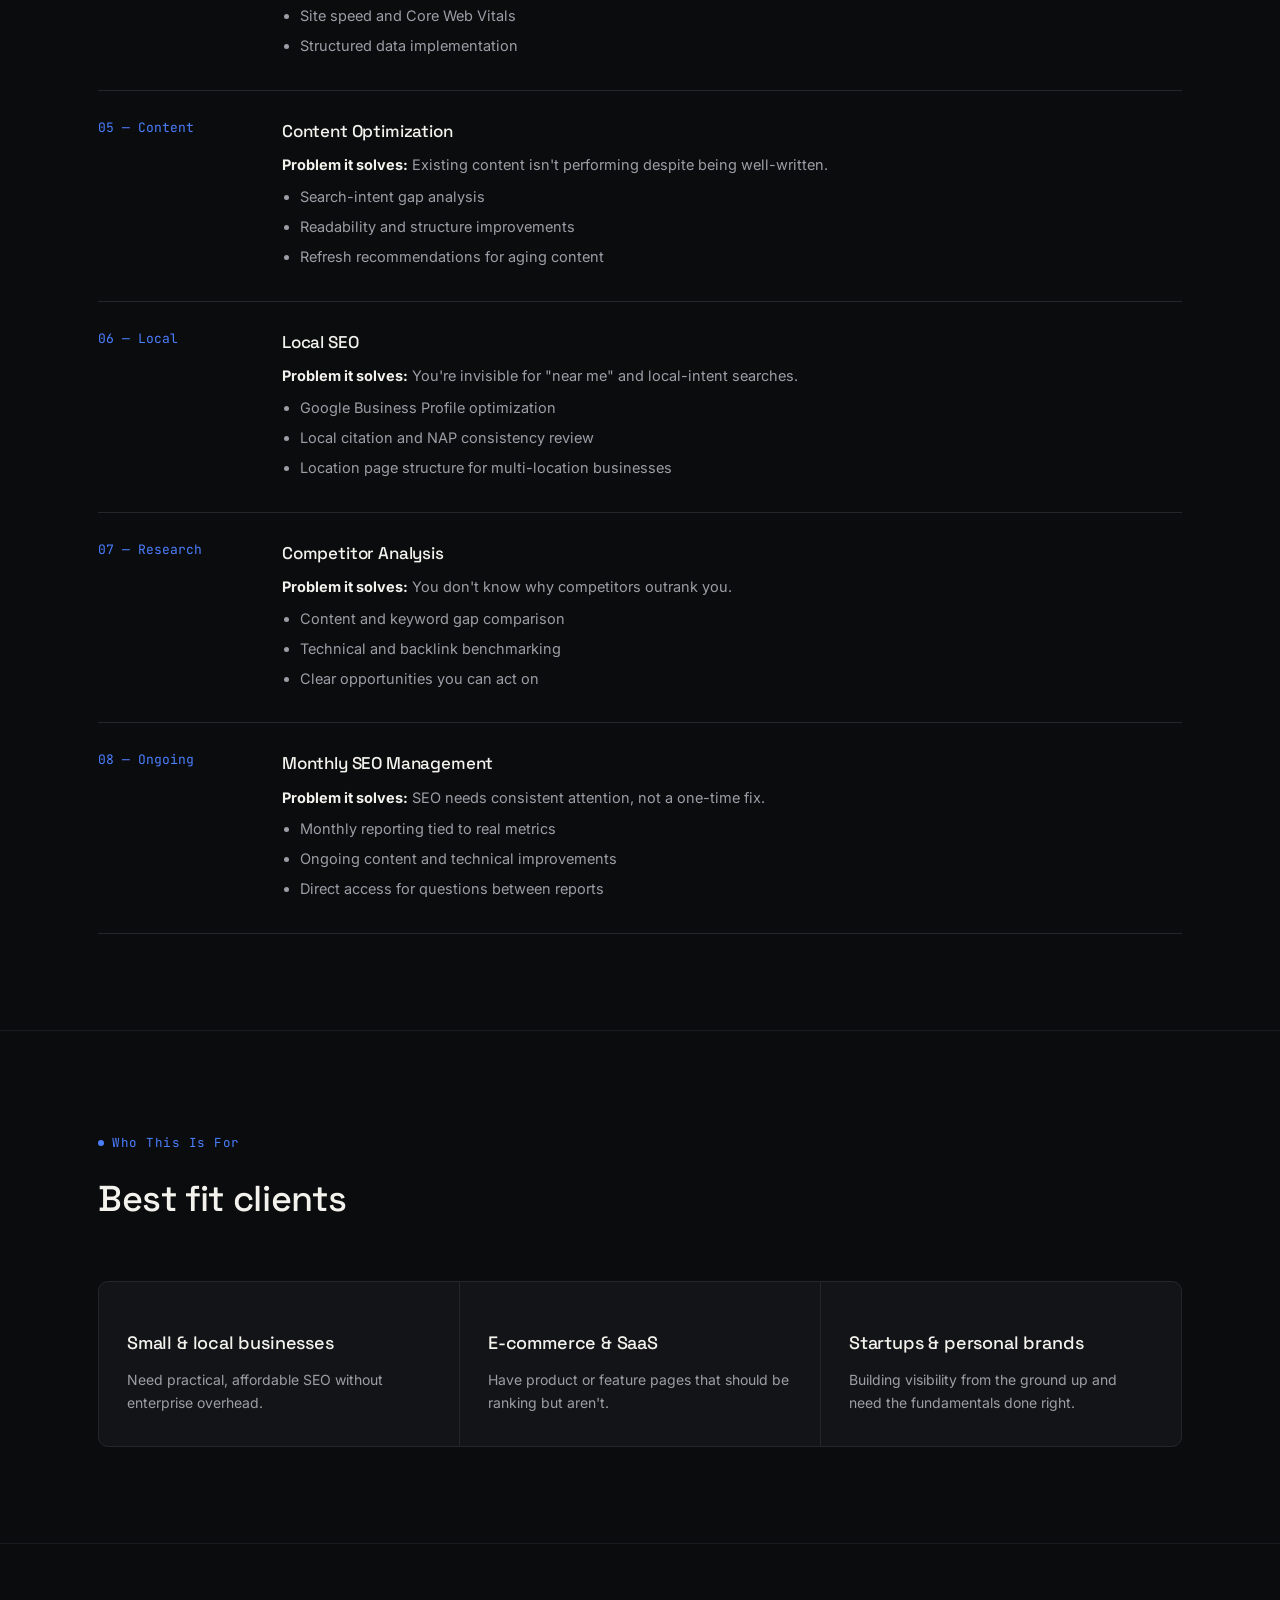
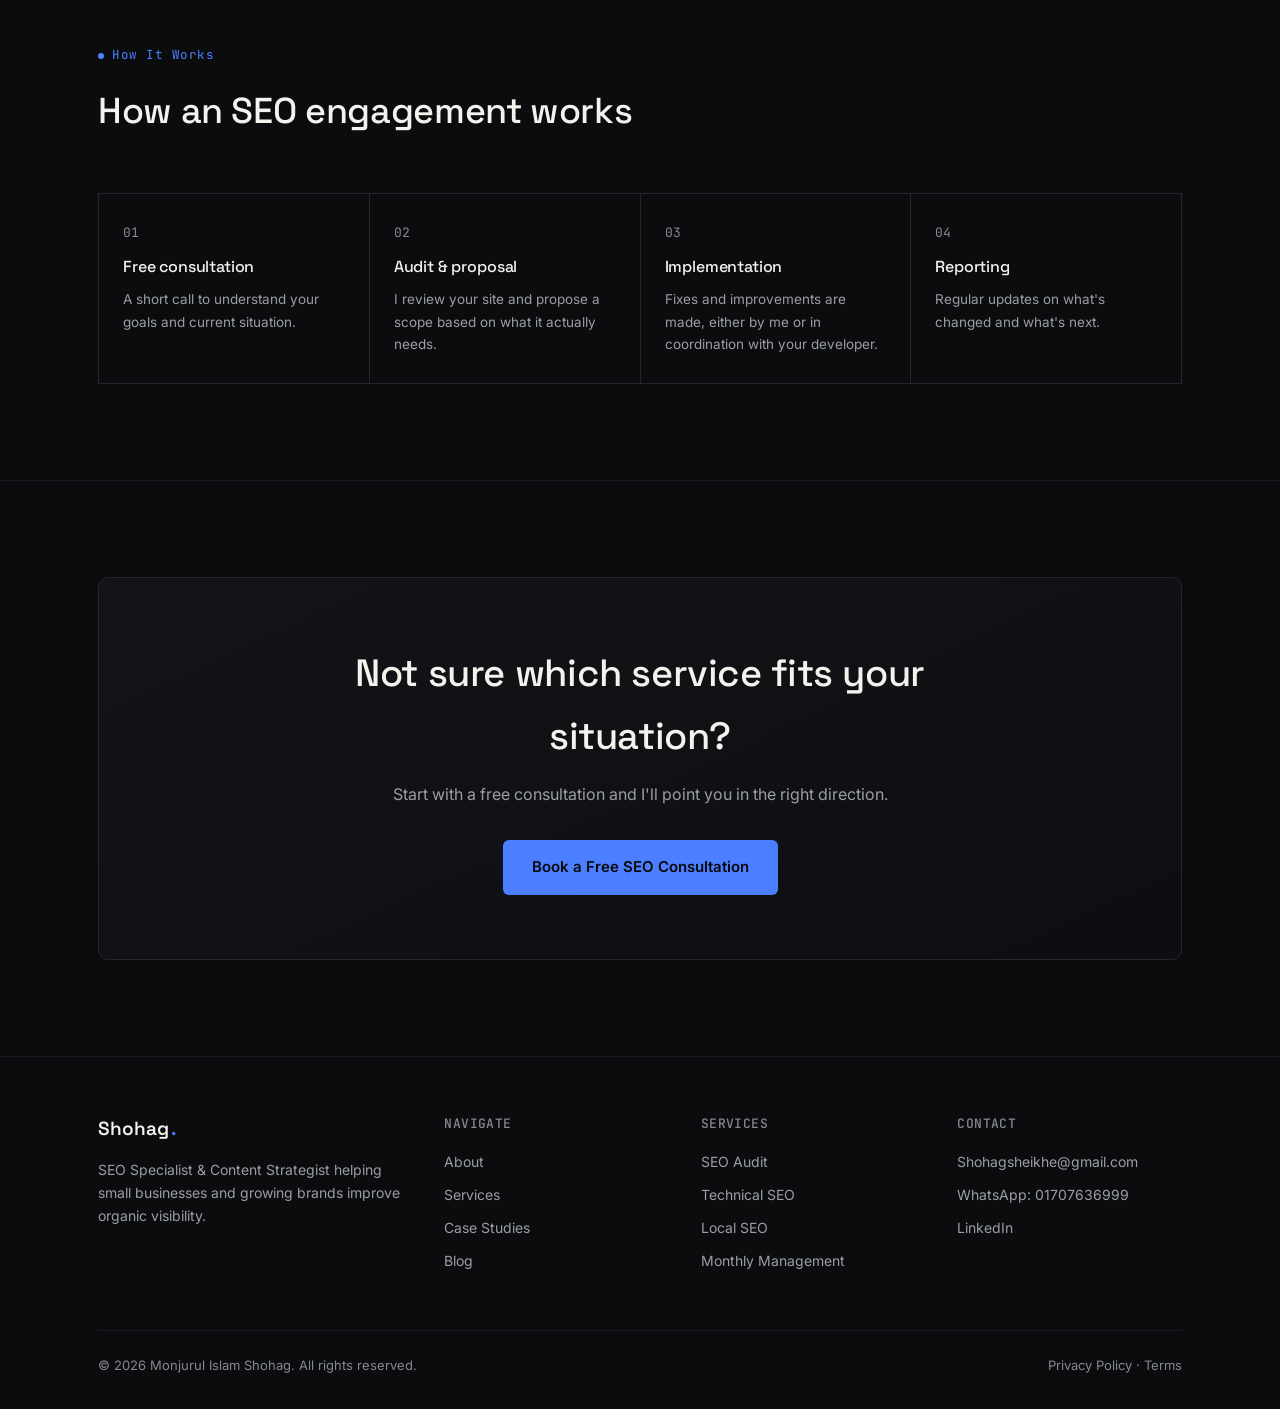
<file: services.html>
<!DOCTYPE html>
<html lang="en">
<head>
<meta charset="UTF-8">
<meta name="viewport" content="width=device-width, initial-scale=1.0">
<title>SEO Services — Shohag | SEO Specialist</title>
<meta name="description" content="SEO Audit, Keyword Research, On-Page and Technical SEO, Content Optimization, Local SEO, Competitor Analysis, and Monthly SEO Management.">
<link rel="canonical" href="https://example.com/services.html">
<link rel="icon" href="assets/favicon.svg" type="image/svg+xml">
<link rel="icon" href="assets/favicon-32.png" sizes="32x32" type="image/png">
<meta name="theme-color" content="#0B0C0E">
<meta name="robots" content="index, follow">
<meta property="og:url" content="https://example.com/services.html">
<meta property="og:site_name" content="Shohag | SEO Specialist">
<meta property="og:image" content="https://example.com/assets/og-image.png">
<meta property="og:image:width" content="1200">
<meta property="og:image:height" content="630">
<meta name="twitter:image" content="https://example.com/assets/og-image.png">
<link rel="apple-touch-icon" href="assets/apple-touch-icon.png">
<meta property="og:title" content="SEO Services — Shohag | SEO Specialist">
<meta property="og:description" content="SEO Audit, Keyword Research, On-Page and Technical SEO, Content Optimization, Local SEO, Competitor Analysis, and Monthly SEO Management.">
<meta property="og:type" content="website">
<link rel="preconnect" href="https://fonts.googleapis.com">
<link rel="preconnect" href="https://fonts.gstatic.com" crossorigin>
<link href="https://fonts.googleapis.com/css2?family=Space+Grotesk:wght@500;600;700&family=Inter:wght@400;500;600&family=JetBrains+Mono:wght@400;500&display=swap" rel="stylesheet">
<link rel="stylesheet" href="css/styles.css">
<script type="application/ld+json">
{
  "@context": "https://schema.org",
  "@type": "BreadcrumbList",
  "itemListElement": [
    {
      "@type": "ListItem",
      "position": 1,
      "name": "Home",
      "item": "https://example.com/"
    },
    {
      "@type": "ListItem",
      "position": 2,
      "name": "Services",
      "item": "https://example.com/services.html"
    }
  ]
}
</script>
</head>
<body>
<a href="#main" class="skip-link">Skip to main content</a>

<header class="site-header">
  <nav class="site-nav">
    <a href="index.html" class="brand">Shohag<span>.</span></a>
    <ul class="nav-links" id="primary-nav">
      <li><a href="index.html">Home</a></li>
      <li><a href="about.html">About</a></li>
      <li><a href="services.html" class="active">Services</a></li>
      <li><a href="case-studies.html">Case Studies</a></li>
      <li><a href="blog.html">Blog</a></li>
      <li><a href="contact.html">Contact</a></li>
    </ul>
    <a href="contact.html" class="nav-cta nav-cta-persistent">Book a Free SEO Consultation</a>
    <button class="nav-toggle" aria-label="Toggle menu" aria-expanded="false" aria-controls="primary-nav">☰</button>
  </nav>
</header>

<main id="main">

<section class="page-hero wrap">
  <div class="breadcrumb"><a href="index.html">Home</a> / Services</div>
  <div class="eyebrow">Services</div>
  <h1>SEO services built around what actually moves the needle.</h1>
  <p class="lead">Eight services, each solving a specific problem — not a bundled package you don't need.</p>
</section>

<section class="section" style="border-top:none;">
  <div class="wrap">
    <div class="section-head reveal">
      <div class="eyebrow">The Work</div>
      <h2>Eight services, each solving one problem</h2>
    </div>

    <div class="timeline-item reveal" id="seo-audit">
      <div class="label">01 — Audit</div>
      <div>
        <h3>SEO Audit</h3>
        <p><strong style="color:var(--text);">Problem it solves:</strong> You don't know why your site isn't ranking, or where to start.</p>
        <p style="margin-top:8px;"><strong style="color:var(--text);">What's included:</strong></p>
        <ul>
          <li>Full technical crawl (indexation, speed, mobile usability)</li>
          <li>On-page and content review</li>
          <li>Prioritized list of fixes, ranked by impact</li>
        </ul>
      </div>
    </div>

    <div class="timeline-item reveal" id="keyword-research">
      <div class="label">02 — Research</div>
      <div>
        <h3>Keyword Research</h3>
        <p><strong style="color:var(--text);">Problem it solves:</strong> You're guessing what your customers search for, or targeting terms with no real intent behind them.</p>
        <ul>
          <li>Keyword clusters mapped to buyer intent</li>
          <li>Competitor keyword gaps</li>
          <li>A realistic priority list, not a 500-keyword dump</li>
        </ul>
      </div>
    </div>

    <div class="timeline-item reveal" id="on-page-seo">
      <div class="label">03 — On-Page</div>
      <div>
        <h3>On-Page SEO</h3>
        <p><strong style="color:var(--text);">Problem it solves:</strong> Pages exist but aren't structured to rank or convert.</p>
        <ul>
          <li>Title tags, meta descriptions, and heading structure</li>
          <li>Internal linking improvements</li>
          <li>Content-to-intent alignment</li>
        </ul>
      </div>
    </div>

    <div class="timeline-item reveal" id="technical-seo">
      <div class="label">04 — Technical</div>
      <div>
        <h3>Technical SEO</h3>
        <p><strong style="color:var(--text);">Problem it solves:</strong> Good content that search engines can't properly crawl or index.</p>
        <ul>
          <li>Indexation and crawl budget review</li>
          <li>Site speed and Core Web Vitals</li>
          <li>Structured data implementation</li>
        </ul>
      </div>
    </div>

    <div class="timeline-item reveal" id="content-optimization">
      <div class="label">05 — Content</div>
      <div>
        <h3>Content Optimization</h3>
        <p><strong style="color:var(--text);">Problem it solves:</strong> Existing content isn't performing despite being well-written.</p>
        <ul>
          <li>Search-intent gap analysis</li>
          <li>Readability and structure improvements</li>
          <li>Refresh recommendations for aging content</li>
        </ul>
      </div>
    </div>

    <div class="timeline-item reveal" id="local-seo">
      <div class="label">06 — Local</div>
      <div>
        <h3>Local SEO</h3>
        <p><strong style="color:var(--text);">Problem it solves:</strong> You're invisible for "near me" and local-intent searches.</p>
        <ul>
          <li>Google Business Profile optimization</li>
          <li>Local citation and NAP consistency review</li>
          <li>Location page structure for multi-location businesses</li>
        </ul>
      </div>
    </div>

    <div class="timeline-item reveal" id="competitor-analysis">
      <div class="label">07 — Research</div>
      <div>
        <h3>Competitor Analysis</h3>
        <p><strong style="color:var(--text);">Problem it solves:</strong> You don't know why competitors outrank you.</p>
        <ul>
          <li>Content and keyword gap comparison</li>
          <li>Technical and backlink benchmarking</li>
          <li>Clear opportunities you can act on</li>
        </ul>
      </div>
    </div>

    <div class="timeline-item reveal" id="monthly-seo-management">
      <div class="label">08 — Ongoing</div>
      <div>
        <h3>Monthly SEO Management</h3>
        <p><strong style="color:var(--text);">Problem it solves:</strong> SEO needs consistent attention, not a one-time fix.</p>
        <ul>
          <li>Monthly reporting tied to real metrics</li>
          <li>Ongoing content and technical improvements</li>
          <li>Direct access for questions between reports</li>
        </ul>
      </div>
    </div>

  </div>
</section>

<section class="section">
  <div class="wrap">
    <div class="section-head reveal">
      <div class="eyebrow">Who This Is For</div>
      <h2>Best fit clients</h2>
    </div>
    <div class="services-grid reveal">
      <div class="service-card"><h3>Small &amp; local businesses</h3><p>Need practical, affordable SEO without enterprise overhead.</p></div>
      <div class="service-card"><h3>E-commerce &amp; SaaS</h3><p>Have product or feature pages that should be ranking but aren't.</p></div>
      <div class="service-card"><h3>Startups &amp; personal brands</h3><p>Building visibility from the ground up and need the fundamentals done right.</p></div>
    </div>
  </div>
</section>

<section class="section">
  <div class="wrap">
    <div class="section-head reveal">
      <div class="eyebrow">How It Works</div>
      <h2>How an SEO engagement works</h2>
    </div>
    <div class="process-grid reveal">
      <div class="process-cell"><div class="step-num">01</div><h3>Free consultation</h3><p>A short call to understand your goals and current situation.</p></div>
      <div class="process-cell"><div class="step-num">02</div><h3>Audit &amp; proposal</h3><p>I review your site and propose a scope based on what it actually needs.</p></div>
      <div class="process-cell"><div class="step-num">03</div><h3>Implementation</h3><p>Fixes and improvements are made, either by me or in coordination with your developer.</p></div>
      <div class="process-cell"><div class="step-num">04</div><h3>Reporting</h3><p>Regular updates on what's changed and what's next.</p></div>
    </div>
  </div>
</section>

<section class="section">
  <div class="wrap reveal">
    <div class="final-cta">
      <h2>Not sure which service fits your situation?</h2>
      <p>Start with a free consultation and I'll point you in the right direction.</p>
      <div class="cta-row">
        <a href="contact.html" class="btn btn-primary">Book a Free SEO Consultation</a>
      </div>
    </div>
  </div>
</section>

</main>

<footer class="site-footer">
  <div class="wrap">
    <div class="footer-grid">
      <div>
        <div class="brand" style="margin-bottom:14px;">Shohag<span>.</span></div>
        <p>SEO Specialist &amp; Content Strategist helping small businesses and growing brands improve organic visibility.</p>
      </div>
      <div>
        <h4>Navigate</h4>
        <a href="about.html">About</a>
        <a href="services.html">Services</a>
        <a href="case-studies.html">Case Studies</a>
        <a href="blog.html">Blog</a>
      </div>
      <div>
        <h4>Services</h4>
        <a href="services.html#seo-audit">SEO Audit</a>
        <a href="services.html#technical-seo">Technical SEO</a>
        <a href="services.html#local-seo">Local SEO</a>
        <a href="services.html#monthly-seo-management">Monthly Management</a>
      </div>
      <div>
        <h4>Contact</h4>
        <a href="mailto:Shohagsheikhe@gmail.com">Shohagsheikhe@gmail.com</a>
        <a href="https://wa.me/8801707636999">WhatsApp: 01707636999</a>
        <a href="https://www.linkedin.com/in/shohag-sheikhe-5953952b8/" target="_blank" rel="noopener">LinkedIn</a>
      </div>
    </div>
    <div class="footer-bottom">
      <span>© 2026 Monjurul Islam Shohag. All rights reserved.</span>
      <span><a href="#">Privacy Policy</a> · <a href="#">Terms</a></span>
    </div>
  </div>
</footer>

<a href="https://wa.me/8801707636999" class="whatsapp-float" aria-label="WhatsApp Me" target="_blank" rel="noopener">💬</a>
<script src="js/main.js"></script>
</body>
</html>
</file>
<file: css/styles.css>
/* ============================================
   SHOHAG | SEO SPECIALIST — DESIGN SYSTEM
   Premium Minimal + Dark Premium
   ============================================ */

:root{
  /* Color system */
  --bg: #0B0C0E;
  --bg-elevated: #131418;
  --bg-soft: #17181D;
  --text: #F3F2ED;
  --text-muted: #9C9EA6;
  --text-faint: #86888F;
  --line: #24262C;
  --line-soft: #1B1C21;
  --blue: #4C7FFF;
  --blue-deep: #2451D6;
  --blue-soft: rgba(76,127,255,0.10);
  --whatsapp: #2FAE60;
  --danger: #E4574C;

  /* Type */
  --font-display: 'Space Grotesk', sans-serif;
  --font-body: 'Inter', sans-serif;
  --font-mono: 'JetBrains Mono', monospace;

  /* Spacing / radius */
  --radius: 10px;
  --radius-sm: 6px;
  --container: 1140px;
}

*{margin:0;padding:0;box-sizing:border-box;}
html{scroll-behavior:smooth;}

/* Accessibility: skip link */
.skip-link{
  position:absolute;left:-9999px;top:0;z-index:999;
  background:var(--blue);color:#08090B;padding:12px 20px;
  border-radius:0 0 var(--radius-sm) 0;font-size:14px;font-weight:600;
}
.skip-link:focus{left:0;}

/* Accessibility: visible focus states everywhere */
a:focus-visible, button:focus-visible, input:focus-visible,
select:focus-visible, textarea:focus-visible{
  outline:2px solid var(--blue);outline-offset:2px;border-radius:2px;
}
body{
  background:var(--bg);
  color:var(--text);
  font-family:var(--font-body);
  font-size:16px;
  line-height:1.65;
  -webkit-font-smoothing:antialiased;
}
img{max-width:100%;display:block;}
a{color:inherit;text-decoration:none;}
ul{list-style:none;}
button{font-family:inherit;cursor:pointer;}

@media (prefers-reduced-motion: reduce){
  *{animation:none !important;transition:none !important;scroll-behavior:auto !important;}
}

.wrap{max-width:var(--container);margin:0 auto;padding:0 28px;}

h1,h2,h3,h4{font-family:var(--font-display);font-weight:500;letter-spacing:-0.01em;color:var(--text);}
.mono{font-family:var(--font-mono);}

.eyebrow{
  font-family:var(--font-mono);
  font-size:12.5px;
  letter-spacing:0.04em;
  color:var(--blue);
  display:inline-flex;
  align-items:center;
  gap:8px;
  margin-bottom:16px;
}
.eyebrow::before{content:"";width:6px;height:6px;border-radius:50%;background:var(--blue);display:inline-block;}

/* ============ NAV ============ */
header.site-header{
  position:sticky;top:0;z-index:100;
  background:rgba(11,12,14,0.82);
  backdrop-filter:blur(10px);
  border-bottom:1px solid var(--line-soft);
}
nav.site-nav{
  display:flex;align-items:center;justify-content:space-between;
  max-width:var(--container);margin:0 auto;padding:18px 28px;
}
.brand{
  font-family:var(--font-display);font-size:19px;font-weight:600;color:var(--text);
  display:flex;align-items:center;gap:2px;
}
.brand span{color:var(--blue);}
.nav-links{display:flex;align-items:center;gap:36px;}
.nav-links a{font-size:14.5px;color:var(--text-muted);transition:color .2s;}
.nav-links a:hover{color:var(--text);}
.nav-links a.active{color:var(--text);text-decoration:underline;text-underline-offset:5px;text-decoration-color:var(--blue);}
.nav-cta{
  background:var(--blue);color:#0B0C0E;font-weight:600;
  padding:10px 20px;border-radius:var(--radius-sm);font-size:14px;
  transition:background .2s;white-space:nowrap;
}
.nav-cta:hover{background:#6E97FF;}
.nav-toggle{display:none;background:none;border:none;color:var(--text);font-size:22px;padding:11px;margin:-11px;line-height:1;}

@media (max-width:900px){
  .nav-links{
    position:fixed;inset:0 0 0 auto;width:78%;max-width:320px;
    background:var(--bg-elevated);
    flex-direction:column;align-items:flex-start;gap:28px;
    padding:96px 32px 32px;
    transform:translateX(100%);transition:transform .35s ease;
    border-left:1px solid var(--line);
  }
  .nav-links.open{transform:translateX(0);}
  .nav-links a{font-size:17px;}
  .nav-toggle{display:block;}
  .nav-cta-persistent{
    display:inline-flex;padding:8px 14px;font-size:12.5px;margin-right:4px;
  }
}


/* ============ BUTTONS ============ */
.btn{
  display:inline-flex;align-items:center;justify-content:center;gap:8px;
  padding:14px 28px;border-radius:var(--radius-sm);
  font-size:15px;font-weight:600;
  transition:all .2s ease;
  border:1px solid transparent;
}
.btn-primary{background:var(--blue);color:#08090B;}
.btn-primary:hover{background:#6E97FF;transform:translateY(-1px);}
.btn-ghost{border-color:var(--line);color:var(--text);}
.btn-ghost:hover{border-color:var(--text-muted);}
.btn-sm{padding:10px 18px;font-size:13.5px;}
.cta-row{display:flex;gap:14px;flex-wrap:wrap;margin-top:32px;}

/* ============ HERO ============ */
.hero{padding:100px 0 90px;position:relative;overflow:hidden;}
.hero::before{
  content:"";position:absolute;top:-200px;right:-150px;width:520px;height:520px;
  background:radial-gradient(circle, var(--blue-soft) 0%, transparent 70%);
  pointer-events:none;
}
.hero-grid{display:grid;grid-template-columns:1.15fr 0.85fr;gap:64px;align-items:center;position:relative;}
@media(max-width:900px){.hero-grid{grid-template-columns:1fr;}}
.hero h1{font-size:clamp(34px,5vw,52px);line-height:1.1;max-width:600px;}
.hero h1 em{color:var(--blue);font-style:normal;}
.hero p.lead{margin-top:24px;font-size:18px;color:var(--text-muted);max-width:480px;}

.portrait-frame{
  width:100%;aspect-ratio:1/1.05;border-radius:16px;
  background:linear-gradient(155deg, var(--bg-soft), var(--bg-elevated));
  border:1px solid var(--line);
  display:flex;align-items:center;justify-content:center;
  position:relative;overflow:hidden;
}
.portrait-frame .initials{
  font-family:var(--font-display);font-size:64px;color:var(--text-faint);
  letter-spacing:-0.02em;
}
.portrait-frame .tag{
  position:absolute;bottom:18px;left:18px;right:18px;
  background:rgba(11,12,14,0.7);backdrop-filter:blur(6px);
  border:1px solid var(--line);border-radius:var(--radius-sm);
  padding:10px 14px;font-family:var(--font-mono);font-size:11.5px;color:var(--text-muted);
}

/* ============ SECTION ============ */
.section{padding:96px 0;border-top:1px solid var(--line-soft);}
.section-head{max-width:600px;margin-bottom:52px;}
.section-head h2{font-size:clamp(26px,3.4vw,36px);}
.section-head p{margin-top:14px;color:var(--text-muted);font-size:16px;}
.section-head.center{margin-left:auto;margin-right:auto;text-align:center;}

/* reveal animation */
.reveal{opacity:0;transform:translateY(18px);transition:opacity .6s ease, transform .6s ease;}
.reveal.in{opacity:1;transform:translateY(0);}

/* ============ HONEST TRUST BAND ============ */
.trust-band{
  background:var(--bg-elevated);border:1px solid var(--line);border-radius:var(--radius);
  padding:32px 36px;display:flex;gap:24px;align-items:flex-start;
}
.trust-band .icon{font-family:var(--font-mono);color:var(--blue);font-size:13px;padding-top:3px;}
.trust-band p{color:var(--text-muted);font-size:15px;}
.trust-band strong{color:var(--text);}

/* ============ SERVICES GRID ============ */
.services-grid{display:grid;grid-template-columns:repeat(3,1fr);gap:1px;background:var(--line);border:1px solid var(--line);border-radius:var(--radius);overflow:hidden;}
@media(max-width:860px){.services-grid{grid-template-columns:repeat(2,1fr);}}
@media(max-width:560px){.services-grid{grid-template-columns:1fr;}}
.service-card{background:var(--bg-elevated);padding:32px 28px;transition:background .2s;}
.service-card:hover{background:var(--bg-soft);}
.service-card .num{font-family:var(--font-mono);font-size:12px;color:var(--blue);}
.service-card h3{font-size:18px;margin-top:14px;}
.service-card p{color:var(--text-muted);font-size:14px;margin-top:10px;}
.service-card a.more{display:inline-block;margin-top:16px;font-size:13.5px;color:var(--blue);}

/* ============ PROCESS ============ */
.process-grid{display:grid;grid-template-columns:repeat(4,1fr);gap:0;border-top:1px solid var(--line);border-left:1px solid var(--line);}
@media(max-width:900px){.process-grid{grid-template-columns:repeat(2,1fr);}}
@media(max-width:560px){.process-grid{grid-template-columns:1fr;}}
.process-cell{border-right:1px solid var(--line);border-bottom:1px solid var(--line);padding:28px 24px;}
.process-cell .step-num{font-family:var(--font-mono);color:var(--text-faint);font-size:13px;}
.process-cell h3{font-size:16px;margin-top:10px;}
.process-cell p{color:var(--text-muted);font-size:13.5px;margin-top:8px;}

/* ============ SKILLS ============ */
.skills-wrap{display:flex;flex-wrap:wrap;gap:10px;}
.pill{
  border:1px solid var(--line);border-radius:999px;padding:9px 18px;
  font-size:13.5px;color:var(--text-muted);font-family:var(--font-mono);
  transition:border-color .2s, color .2s;
}
.pill:hover{border-color:var(--blue);color:var(--text);}

/* ============ TOOLS ============ */
.tools-cat{margin-bottom:32px;}
.tools-cat h4{font-size:13px;font-family:var(--font-mono);color:var(--text-faint);letter-spacing:.03em;margin-bottom:14px;text-transform:uppercase;}
.tools-row{display:flex;flex-wrap:wrap;gap:10px;}
.tool-chip{
  background:var(--bg-elevated);border:1px solid var(--line);border-radius:var(--radius-sm);
  padding:10px 16px;font-size:14px;color:var(--text);
}

/* ============ CASE STUDY CARD ============ */
.case-card{
  display:grid;grid-template-columns:1fr 1fr;gap:0;
  border:1px solid var(--line);border-radius:var(--radius);overflow:hidden;
  background:var(--bg-elevated);
}
@media(max-width:820px){.case-card{grid-template-columns:1fr;}}
.case-card .preview{
  background:linear-gradient(155deg,var(--bg-soft),#0d0e11);
  min-height:280px;display:flex;align-items:center;justify-content:center;
  border-right:1px solid var(--line);position:relative;
}
@media(max-width:820px){.case-card .preview{border-right:none;border-bottom:1px solid var(--line);}}
.case-card .preview .browser-dots{position:absolute;top:16px;left:16px;display:flex;gap:6px;}
.case-card .preview .browser-dots span{width:8px;height:8px;border-radius:50%;background:var(--line);}
.case-card .preview-label{font-family:var(--font-mono);color:var(--text-faint);font-size:13px;}
.case-card .content{padding:36px;}
.case-card .meta{font-family:var(--font-mono);font-size:12px;color:var(--blue);margin-bottom:10px;}
.case-card h3{font-size:22px;}
.case-card p{color:var(--text-muted);font-size:14.5px;margin-top:12px;}

/* ============ FAQ ============ */
.faq-item{border-top:1px solid var(--line);}
.faq-item:last-child{border-bottom:1px solid var(--line);}
.faq-q{
  width:100%;text-align:left;background:none;border:none;color:var(--text);
  padding:22px 4px;display:flex;justify-content:space-between;align-items:center;
  font-size:16px;font-family:var(--font-display);
}
.faq-q .plus{font-family:var(--font-mono);color:var(--blue);font-size:18px;transition:transform .25s;}
.faq-item.open .plus{transform:rotate(45deg);}
.faq-a{max-height:0;overflow:hidden;transition:max-height .3s ease;}
.faq-a p{color:var(--text-muted);font-size:14.5px;padding:0 4px 22px;max-width:640px;}

/* ============ FINAL CTA ============ */
.final-cta{
  background:linear-gradient(155deg,var(--bg-elevated),#0d0e11);
  border:1px solid var(--line);border-radius:var(--radius);
  padding:64px 48px;text-align:center;
}
.final-cta h2{font-size:clamp(26px,3.6vw,38px);max-width:640px;margin:0 auto;}
.final-cta p{color:var(--text-muted);margin-top:14px;}
.final-cta .cta-row{justify-content:center;}

/* ============ FOOTER ============ */
footer.site-footer{border-top:1px solid var(--line-soft);padding:56px 0 32px;}
.footer-grid{display:grid;grid-template-columns:1.4fr 1fr 1fr 1fr;gap:32px;}
@media(max-width:760px){.footer-grid{grid-template-columns:1fr 1fr;}}
.footer-grid h4{font-size:13px;font-family:var(--font-mono);color:var(--text-faint);margin-bottom:16px;text-transform:uppercase;letter-spacing:.03em;}
.footer-grid a, .footer-grid p{font-size:14px;color:var(--text-muted);display:block;margin-bottom:10px;overflow-wrap:anywhere;}
.footer-grid a:hover{color:var(--text);}
.footer-bottom{
  margin-top:48px;padding-top:24px;border-top:1px solid var(--line-soft);
  display:flex;justify-content:space-between;flex-wrap:wrap;gap:12px;
  font-size:13px;color:var(--text-faint);
}

/* ============ WHATSAPP FLOATING ============ */
.whatsapp-float{
  position:fixed;bottom:24px;right:24px;z-index:200;
  background:var(--whatsapp);color:#fff;
  width:56px;height:56px;border-radius:50%;
  display:flex;align-items:center;justify-content:center;
  box-shadow:0 8px 24px rgba(47,174,96,0.35);
  font-size:26px;
  transition:transform .2s;
}
.whatsapp-float:hover{transform:scale(1.06);}

/* ============ PAGE HERO (inner pages) ============ */
.page-hero{padding:72px 0 56px;}
.page-hero h1{font-size:clamp(30px,4.4vw,44px);max-width:680px;}
.page-hero p.lead{color:var(--text-muted);font-size:17px;margin-top:16px;max-width:560px;}
.breadcrumb{font-family:var(--font-mono);font-size:12.5px;color:var(--text-faint);margin-bottom:18px;}
.breadcrumb a{color:var(--text-muted);}

/* ============ TIMELINE (case study detail) ============ */
.timeline-item{display:grid;grid-template-columns:160px 1fr;gap:24px;padding:26px 0;border-top:1px solid var(--line);}
.timeline-item:last-child{border-bottom:1px solid var(--line);}
@media(max-width:700px){.timeline-item{grid-template-columns:1fr;gap:8px;}}
.timeline-item .label{font-family:var(--font-mono);font-size:13px;color:var(--blue);}
.timeline-item h3{font-size:17px;margin-bottom:8px;}
.timeline-item p, .timeline-item li{color:var(--text-muted);font-size:14.5px;}
.timeline-item ul{margin-top:8px;padding-left:18px;list-style:disc;}
.timeline-item li{margin-bottom:6px;}

.data-pending{
  display:inline-block;font-family:var(--font-mono);font-size:12px;color:var(--text-faint);
  border:1px dashed var(--line);border-radius:var(--radius-sm);padding:4px 10px;margin-top:6px;
}

/* ============ BLOG ============ */
.blog-grid{display:grid;grid-template-columns:repeat(3,1fr);gap:24px;}
@media(max-width:860px){.blog-grid{grid-template-columns:repeat(2,1fr);}}
@media(max-width:560px){.blog-grid{grid-template-columns:1fr;}}
.blog-card{border:1px solid var(--line);border-radius:var(--radius);overflow:hidden;background:var(--bg-elevated);}
.blog-card .thumb{height:140px;background:linear-gradient(155deg,var(--bg-soft),#0d0e11);display:flex;align-items:center;justify-content:center;}
.blog-card .thumb span{font-family:var(--font-mono);font-size:12px;color:var(--text-faint);}
.blog-card .body{padding:22px;}
.blog-card .cat{font-family:var(--font-mono);font-size:11.5px;color:var(--blue);}
.blog-card h3{font-size:16.5px;margin-top:10px;line-height:1.35;}
.blog-card .status{margin-top:14px;font-size:12px;color:var(--text-faint);font-family:var(--font-mono);}
.blog-filters{display:flex;flex-wrap:wrap;gap:10px;margin-bottom:40px;}

/* ============ CONTACT FORM ============ */
.contact-grid{display:grid;grid-template-columns:1fr 1fr;gap:56px;}
@media(max-width:860px){.contact-grid{grid-template-columns:1fr;}}
.form-group{margin-bottom:20px;}
.form-group label{display:block;font-size:13.5px;color:var(--text-muted);margin-bottom:8px;}
.form-group input, .form-group select, .form-group textarea{
  width:100%;background:var(--bg-elevated);border:1px solid var(--line);border-radius:var(--radius-sm);
  padding:13px 14px;color:var(--text);font-family:var(--font-body);font-size:14.5px;
}
.form-group input:focus, .form-group select:focus, .form-group textarea:focus{border-color:var(--blue);}
.contact-info-item{display:flex;gap:16px;padding:20px 0;border-top:1px solid var(--line);}
.contact-info-item:last-child{border-bottom:1px solid var(--line);}
.contact-info-item .ic{font-family:var(--font-mono);color:var(--blue);font-size:13px;width:24px;}
.contact-info-item h4{font-size:15px;}
.contact-info-item p, .contact-info-item a{color:var(--text-muted);font-size:14px;margin-top:4px;overflow-wrap:anywhere;}
</file>
